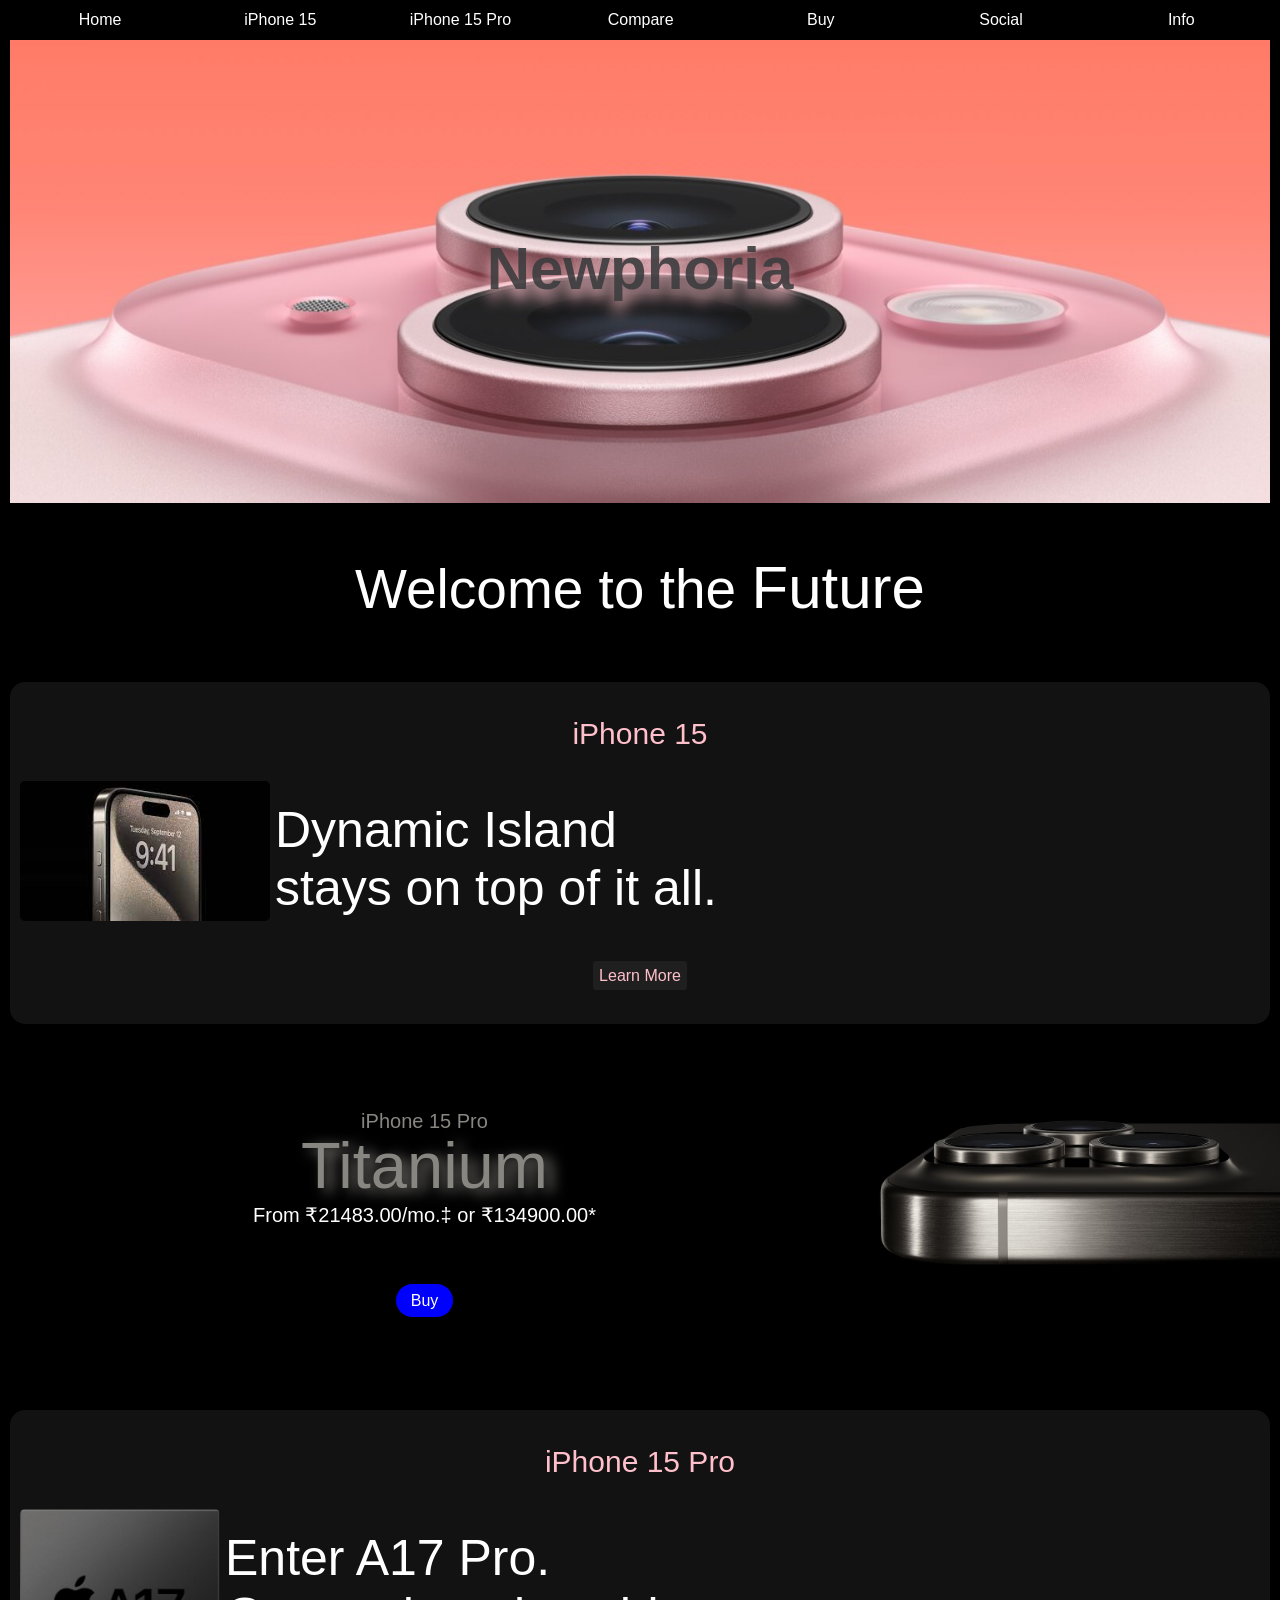
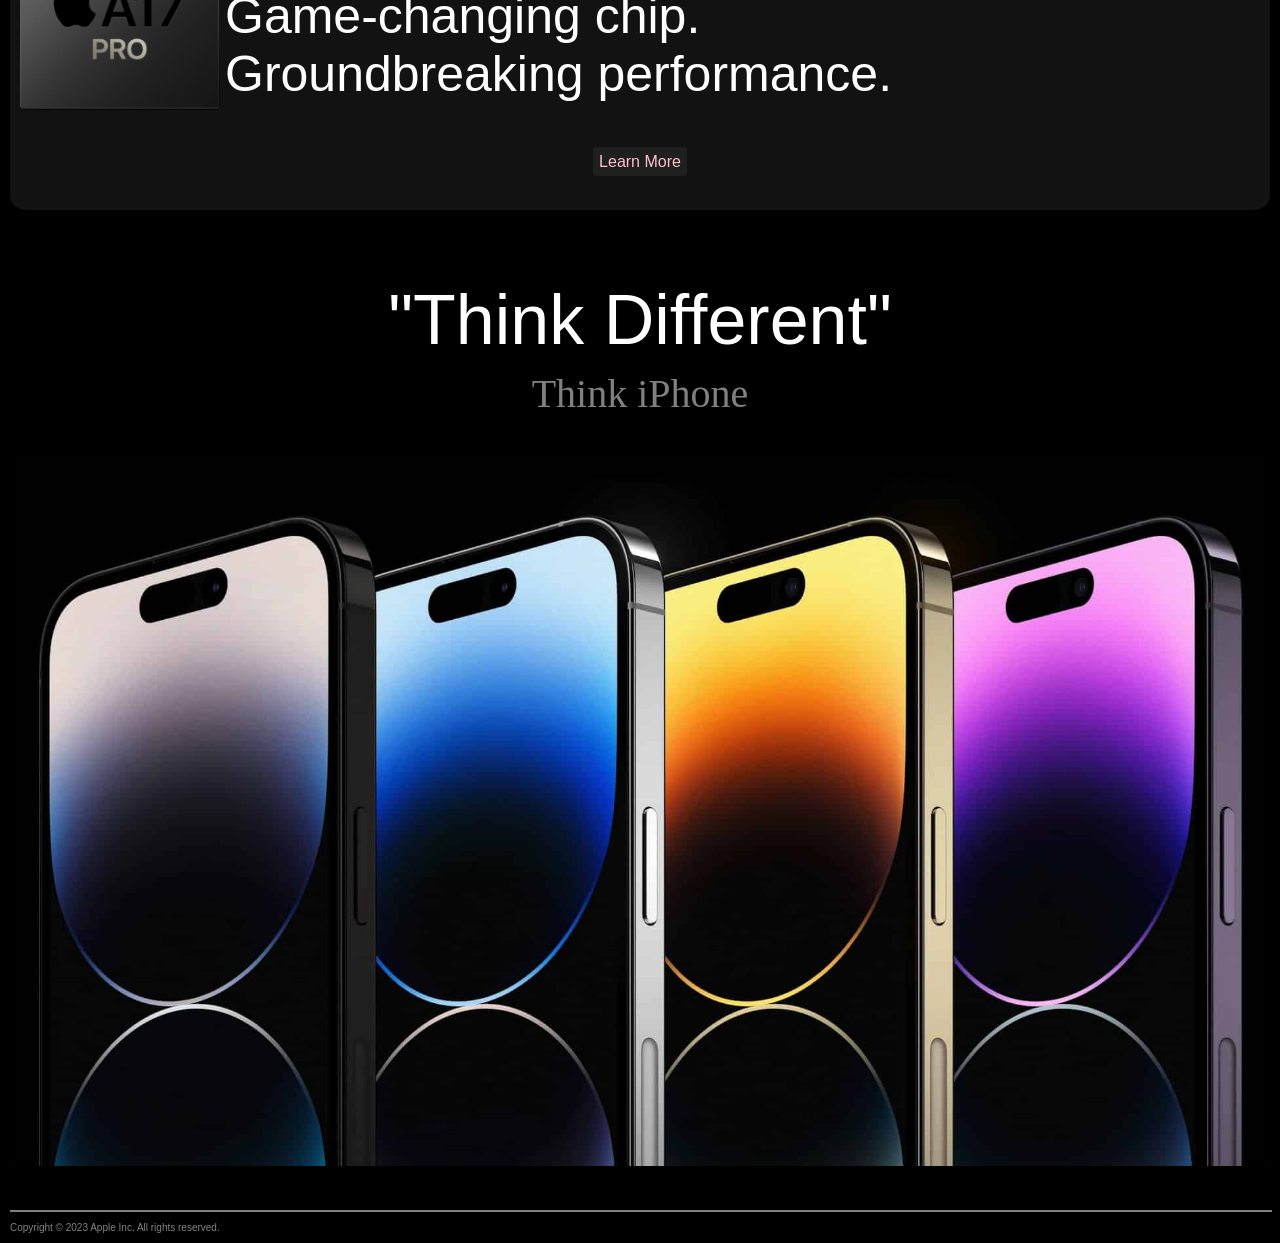
<file: index.html>
<html>
<head><link rel="stylesheet" href="apple.css">
<link rel="icon" type="image/x-icon" href="apple.svg">
<title>Apple(ICT)</title>
<script src="apple.js"></script>
<style>

</style>
</head>
<body id="start">

<ul>
<li><a class="nav" href="#start">Home</a></li>
<li><a class="nav" href="iphone15.html"><nobr>iPhone 15</nobr></a></li>
<li><a class="nav" href="iphone15pro.html"><nobr>iPhone 15 Pro</nobr></a></li>
<li><a class="nav" href="compare.html">Compare</a></li>
<li><a class="nav" href="buy.html">Buy</a></li>
<li><a class="nav" href="social.html">Social</a></li>
<li><a class="nav" href="info.html">Info</a></li>
</ul>

<h1 class="head1">Newphoria</h1>
<p class="p1">Welcome to the <span class="design fut">Future</span></p>
<div class="first" id="15">
<p style="font-size:30px;font-family:helvetica;text-align:center;color:pink">iPhone 15</p>
<p id="desc">
<img src="dynamic.jpeg" width="20%" style="align:center;float:left;margin-left:5px;margin-right:5px;border-radius:5px;">
<p class="des">Dynamic Island<br>
stays on top of it all.<br></p>
<center><a class="buy" href="iphone15.html">Learn More</a></center><br>
</p>
</div>
<div class="idk">
<br>
<img src="titanium.avif" class="ak">
<br>
<p class="les">iPhone 15 Pro</p>
<p class="titanium">Titanium<br><span class="titan">From ₹21483.00/mo.‡ or ₹134900.00*</span>
</p>
<p class="mid"><a class="buy titani" href="buy.html">Buy</a></p>
</div>
<div class="first" id="15pro">
<p style="font-size:30px;font-family:helvetica;text-align:center;color:pink">iPhone 15 Pro</p>
<p id="desc">
<img src="chip.png" width="16%" style="align:center;float:left;margin-left:5px;margin-right:5px;border-radius:5px;">
<p class="des">Enter A17 Pro.<br>
Game-changing chip.<br>
Groundbreaking performance.</p>
<center><a class="buy" href="buy.html">Learn More</a></center><br>
</p>
</div>
<div id="end">
<p id="diff">"Think Different"</p>
<p id="diff1">Think iPhone</p>
<img class="bruh"src="lineup.jpeg" width="1300px">
</div>

<br><br>
<hr color="gray" width="100%"/>
<p class="endcredit">Copyright &copy 2023 Apple Inc. All rights reserved.</p>
</body>
</html>
</file>
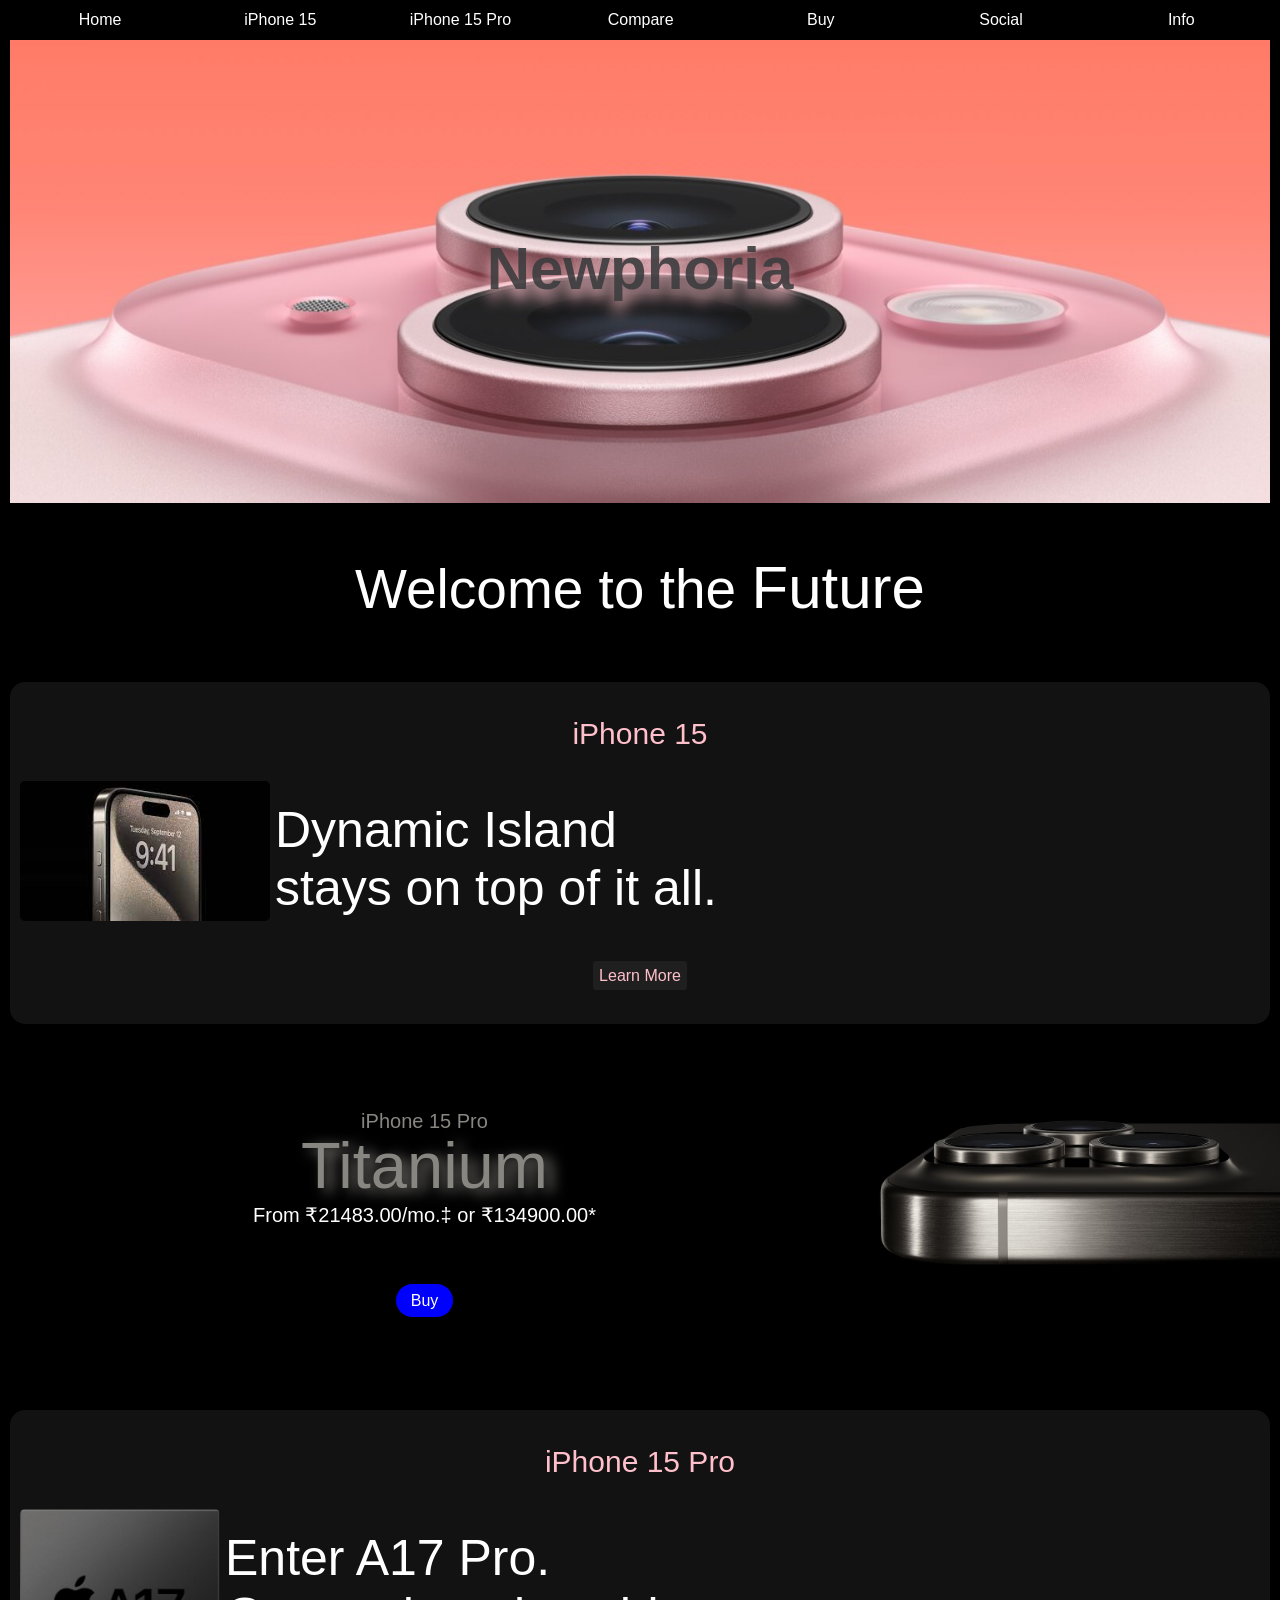
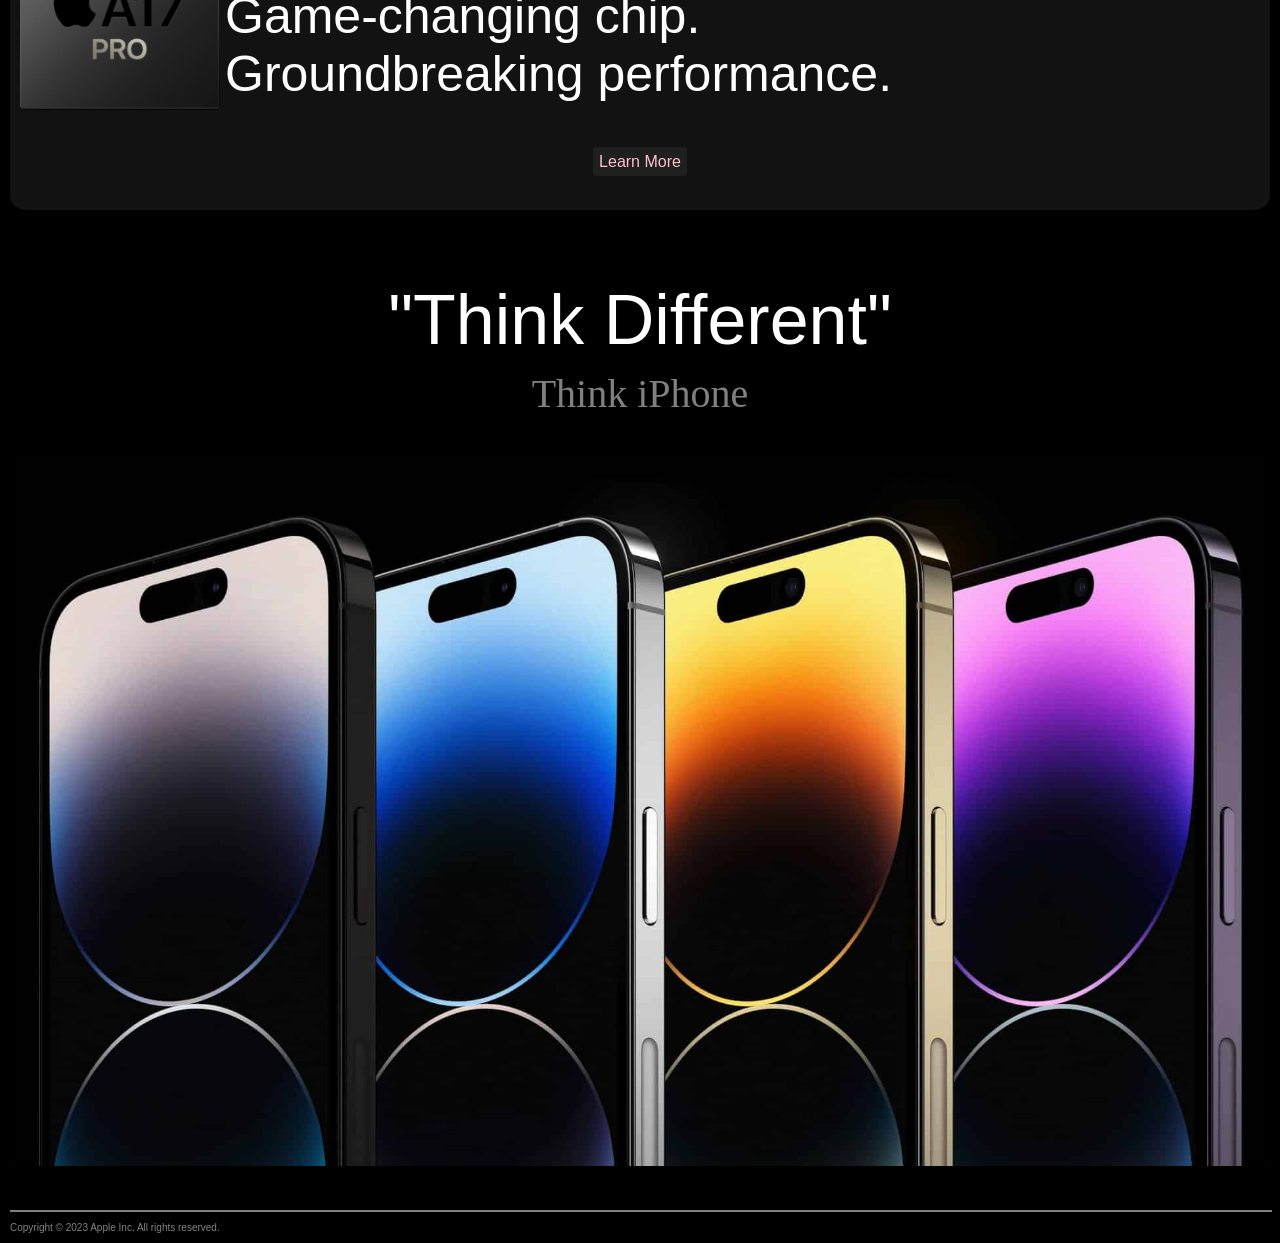
<file: apple.html>
<html>
<head><link rel="stylesheet" href="apple.css">
<link rel="icon" type="image/x-icon" href="apple.svg">
<title>Apple(ICT)</title>
<script src="apple.js"></script>
<style>

</style>
</head>
<body id="start">

<ul>
<li><a class="nav" href="#start">Home</a></li>
<li><a class="nav" href="iphone15.html"><nobr>iPhone 15</nobr></a></li>
<li><a class="nav" href="iphone15pro.html"><nobr>iPhone 15 Pro</nobr></a></li>
<li><a class="nav" href="compare.html">Compare</a></li>
<li><a class="nav" href="buy.html">Buy</a></li>
<li><a class="nav" href="social.html">Social</a></li>
<li><a class="nav" href="info.html">Info</a></li>
</ul>

<h1 class="head1">Newphoria</h1>
<p class="p1">Welcome to the <span class="design fut">Future</span></p>
<div class="first" id="15">
<p style="font-size:30px;font-family:helvetica;text-align:center;color:pink">iPhone 15</p>
<p id="desc">
<img src="dynamic.jpeg" width="20%" style="align:center;float:left;margin-left:5px;margin-right:5px;border-radius:5px;">
<p class="des">Dynamic Island<br>
stays on top of it all.<br></p>
<center><a class="buy" href="iphone15.html">Learn More</a></center><br>
</p>
</div>
<div class="idk">
<br>
<img src="titanium.avif" class="ak">
<br>
<p class="les">iPhone 15 Pro</p>
<p class="titanium">Titanium<br><span class="titan">From ₹21483.00/mo.‡ or ₹134900.00*</span>
</p>
<p class="mid"><a class="buy titani" href="buy.html">Buy</a></p>
</div>
<div class="first" id="15pro">
<p style="font-size:30px;font-family:helvetica;text-align:center;color:pink">iPhone 15 Pro</p>
<p id="desc">
<img src="chip.png" width="16%" style="align:center;float:left;margin-left:5px;margin-right:5px;border-radius:5px;">
<p class="des">Enter A17 Pro.<br>
Game-changing chip.<br>
Groundbreaking performance.</p>
<center><a class="buy" href="buy.html">Learn More</a></center><br>
</p>
</div>
<div id="end">
<p id="diff">"Think Different"</p>
<p id="diff1">Think iPhone</p>
<img class="bruh"src="lineup.jpeg" width="1300px">
</div>

<br><br>
<hr color="gray" width="100%"/>
<p class="endcredit">Copyright &copy 2023 Apple Inc. All rights reserved.</p>
</body>
</html>
</file>
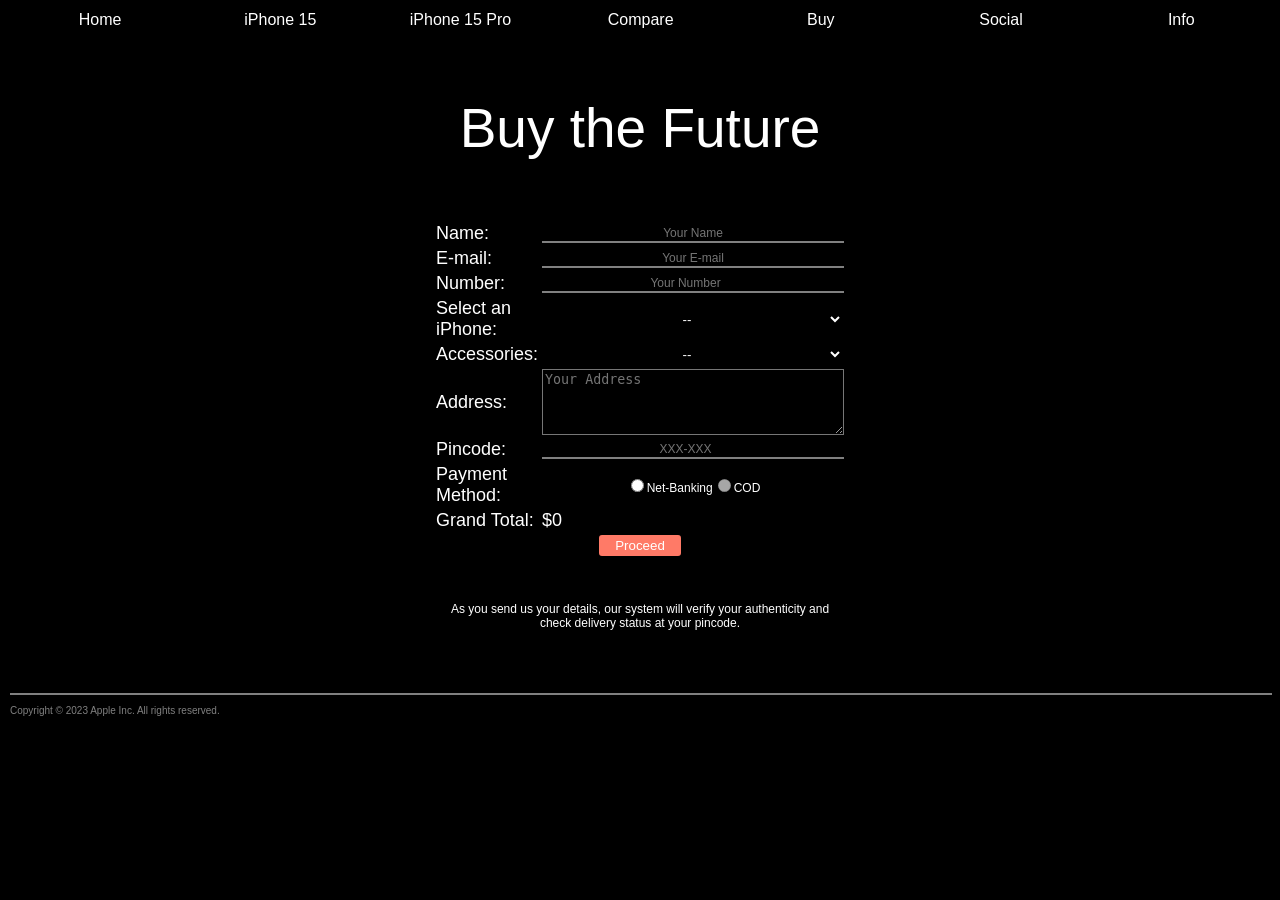
<file: buy.html>
<html>
<head>
<link rel="stylesheet" href="apple.css">
<title>Apple(ICT) | Buy</title>
<script src="apple.js"></script>

<style>
body{
	color:white;
}

table{
	width:30%;
	margin-left:auto;
	margin-right:auto;
}
label{
	font-size:18px;
	font-family:helvetica;
}
input{
	background-color:transparent;
	border-bottom:2px solid gray;
	border-top:0px;
	border-left:0px;
	border-right:0px;
	color:white;
	width:100%;
	height:auto;
}
input[placeholder]{
	text-align:center;
	font-size:12px;
	
}
select{
	text-align:center;
	width:100%;

	background-color:transparent;
	border-color:transparent;
	color:white;
}
option{
	background-color:black;
	color:white;
	border-color:black;
}
optgroup{
	background-color:rgb(60,60,60);
	color:rgba(255,122,103,1);
}
input[type=radio]{
	width:auto;
	height:auto;
}

input[type=submit]{
	width:20%;
	height:auto;
	border:2px solid rgba(255,122,103,1);
	border-radius:3px;
	background-color:rgba(255,122,103,1);
	color:white;
}
textarea{
	background-color:transparent;
	color:white;
}
input[type=submit]:hover{
	animation-name:sub;
	animation-duration:0.3s;
	animation-fill-mode:forwards;
}
td.cent{
	text-align:center
}
#total{
	font-family:helvetica;
	font-size:18px;
}
@keyframes sub{
	0%{
	border-radius:3px;
	padding:1px;
	}
	20%{
	border-radius:4px;
	padding:1px;
	text-shadow:white 0px 0px 1px;
	}
	40%{
	border-radius:4px;
	padding:2px;
	text-shadow:white 0px 0px 1px;
	}
	60%{
	border-radius:5px;
	padding:2px;
	text-shadow:white 0px 0px 3px;
	}
	80%{
	border-radius:5px;
	padding:2px;
	text-shadow:white 0px 0px 4px;
	}
	100%{
	border-radius:6px;
	padding:3px;
	text-shadow:white 0px 1px 5px;
	}
}
</style>

</head>

<body id="buy" onchange="ttl()">

<ul>
<li><a class="nav" href="index.html">Home</a></li>
<li><a class="nav" href="iphone15.html"><nobr>iPhone 15</nobr></a></li>
<li><a class="nav" href="iphone15pro.html"><nobr>iPhone 15 Pro</nobr></a></li>
<li><a class="nav" href="compare.html">Compare</a></li>
<li><a class="nav" href="#buy">Buy</a></li>
<li><a class="nav" href="social.html">Social</a></li>
<li><a class="nav" href="info.html">Info</a></li>
</ul>
<br><br>
<p class="p1">Buy the Future</p>
<form action="payment.html">

<table>

<tr>
<td><label for="name">Name:</label></td>
<td><input type="text" title="Enter your name"id="name" placeholder="Your Name"required></td>
</tr>

<tr>
<td><label for="mail">E-mail:</label></td>
<td><input type="email" title="Enter your mail"id="mail" placeholder="Your E-mail" required></td>	
</tr>

<tr>
<td><label for="num">Number:</label></td>
<td><input type="number" title="Enter your number" id="num" placeholder="Your Number" required></td>	
</tr>

<tr>
<td><label for="iphone">Select an iPhone:</label></td>
<td class="cent">
<select id="iphone" name="iphone" title="Select an iPhone"required>
<option value=0 selected>--</option>
<optgroup label="iPhone 15">
<option value=1199>iPhone 15 Pro Max - $1,199</option>
<option value=999>iPhone 15 Pro - $999</option>
<option value=899>iPhone 15 Plus - $899</option>
<option value=799>iPhone 15 - $799</option>
</optgroup>
<optgroup label="iPhone 14">
<option value=1099>iPhone 14 Pro Max - $1,099</option>
<option value=899>iPhone 14 Pro - $899</option>
<option value=799>iPhone 14 Plus - $799</option>
<option value=699>iPhone 14 - $699</option>
</optgroup>
</select>
</td>
</tr>

<tr>
<td><label for="acc">Accessories:</label></td>
<td class="cent">
<select id="acc" name="Accessories" title="Select Accessories">
<option value=0 selected>--</option>
<option value=19.99>20W Power Adapter-$19.99</option>
<option value=60.99>Airpods Pro-$60.99</option>
<option value=9.89>USB Type-C Cable-$9.89</option>
<option value=59.99>MagSafe Charger-$59.99</option>
</select>
</td>
</tr>
<tr>
<td><label for="add">Address:</label></td>
<td><textarea id="add" rows="4" cols="35" title="Enter your address" placeholder="Your Address" required></textarea></td>
</tr>

<tr>
<td><label for="pin">Pincode:</label></td>
<td><input type="number" pattern="(?=.*\d).{,6}"title="Enter your Pincode" placeholder="XXX-XXX" required></td>
</tr>

<tr>
<td><label for="pay">Payment Method:</label></td>
<td class="cent"><input type="radio" name="pay" required><label style="font-size:12px;" for="pay">Net-Banking</label><input type="radio" title="Not available for online deliveries"name="pay" disabled><label style="font-size:12px;" for="pay" disabled>COD</label></td>	
</tr>

<tr>
<td><label>Grand Total:</label></td>
<td><p id="total">$0</p></td>
</tr>

<tr>
<td class="cent" colspan="2"><input type="submit" formaction="payment.html" onclick="output()" value="Proceed"></td>
</tr>

<tr><td><br><br></td></tr>
<tr>

<tfoot>
<td colspan="2" class="mid" style="font-family:helvetica;font-size:12px;">As you send us your details, our system will verify your authenticity and check delivery status at your pincode.</td>
</tfoot>
</table>
</form>

<br><br>
<hr color="gray" width="100%"/>
<p class="endcredit">Copyright &copy 2023 Apple Inc. All rights reserved.</p>
</body>
</html>
</file>
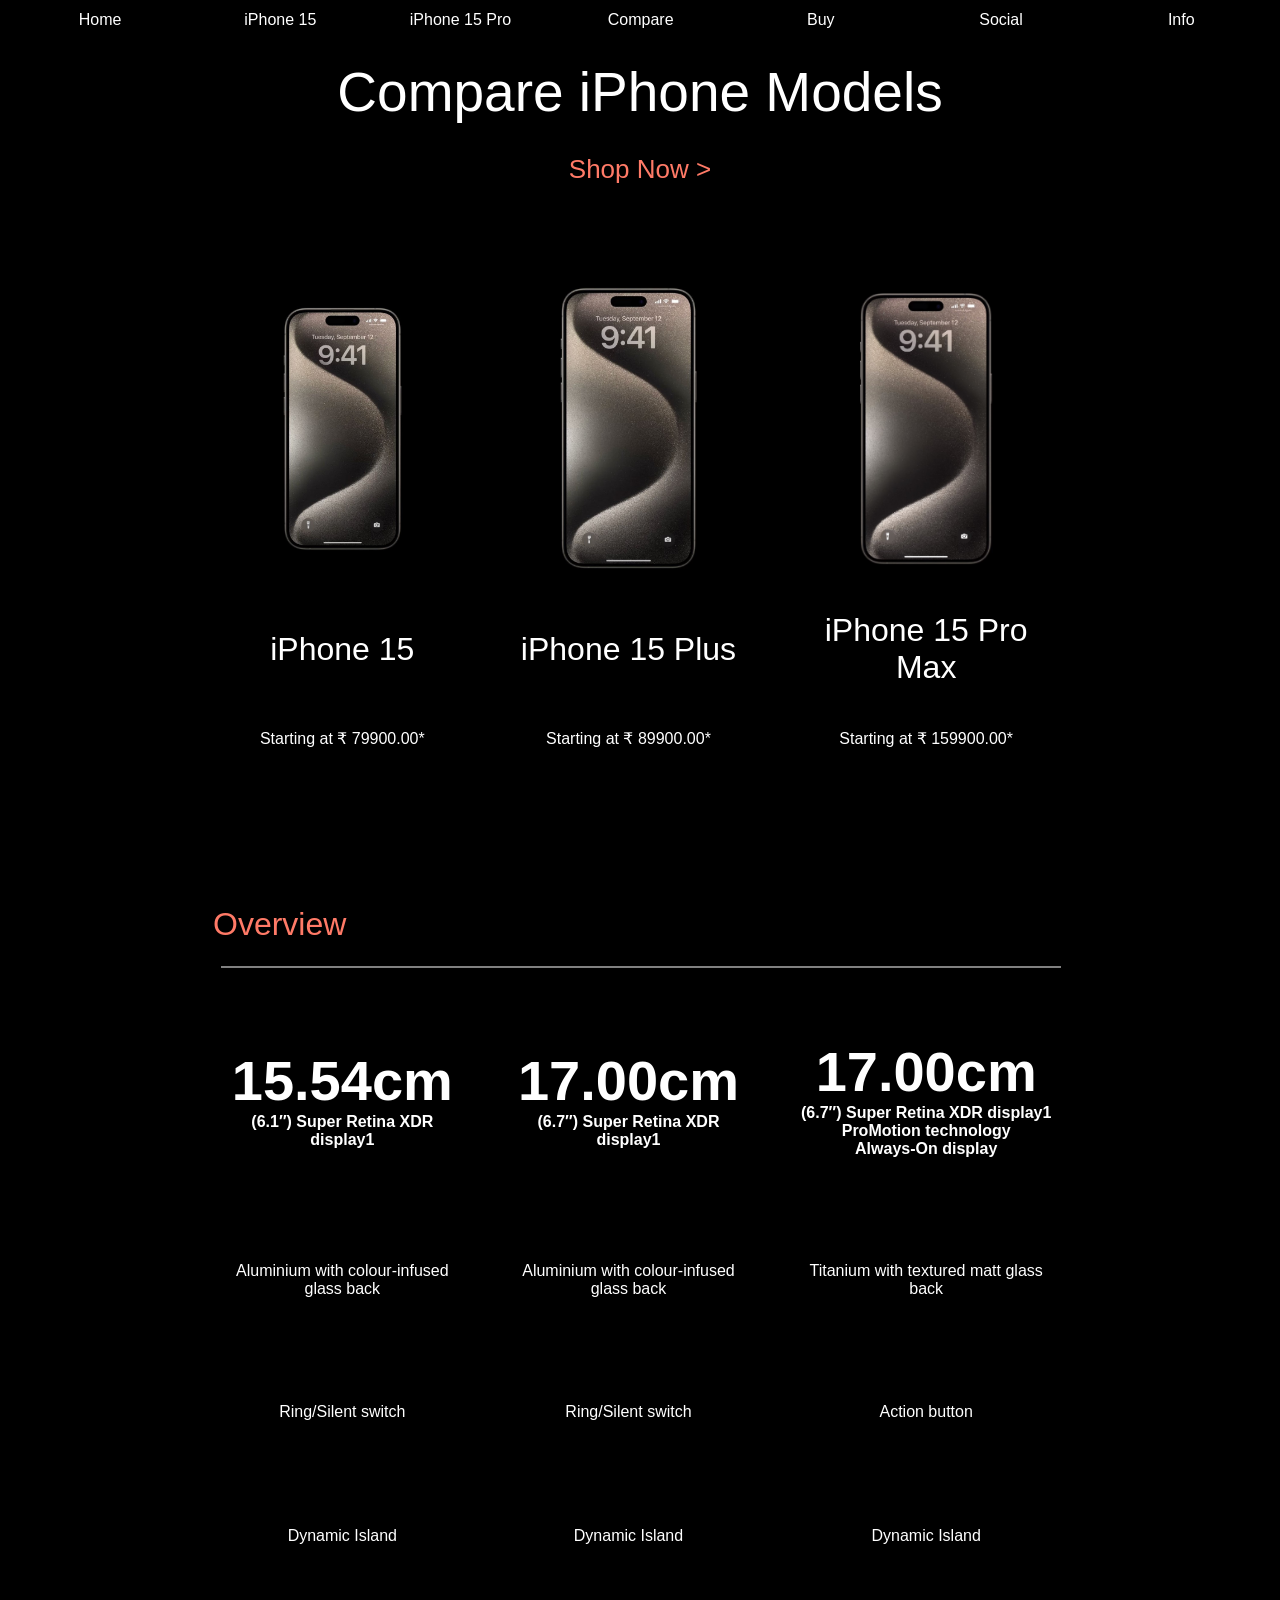
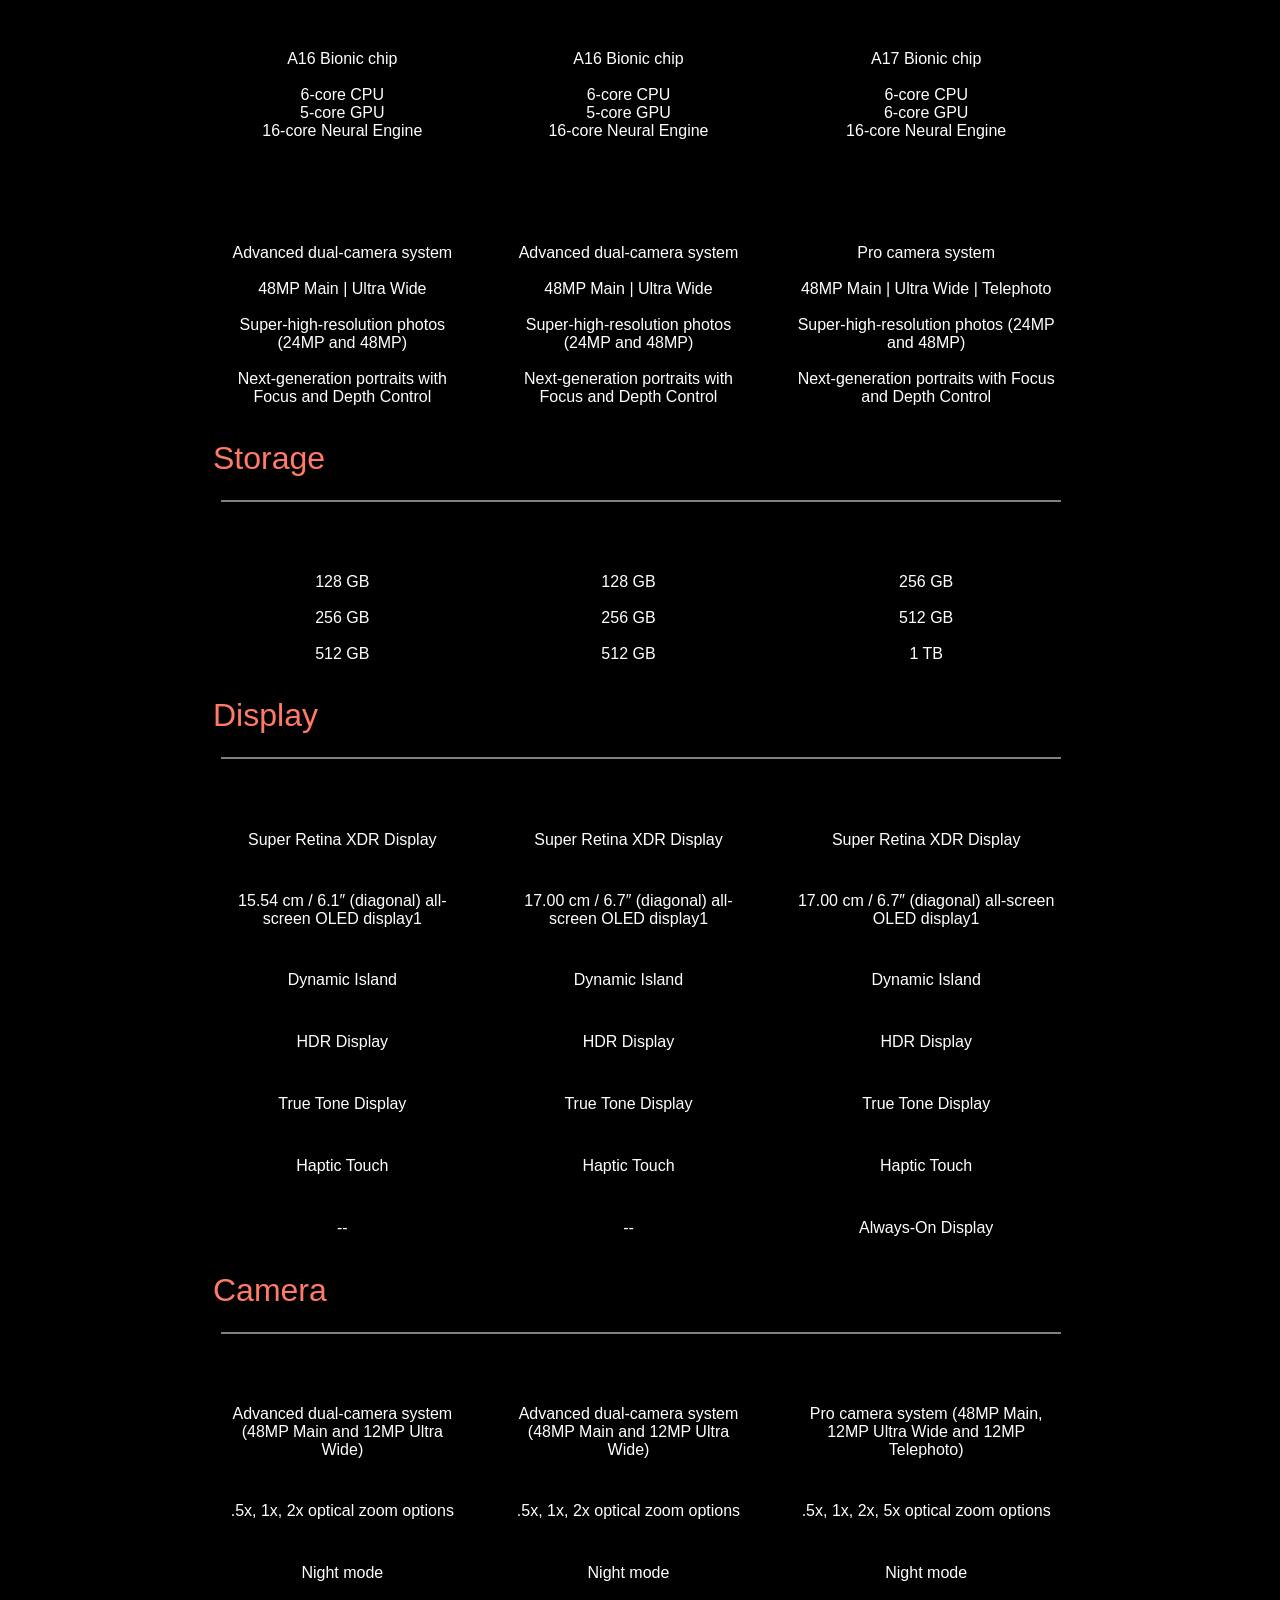
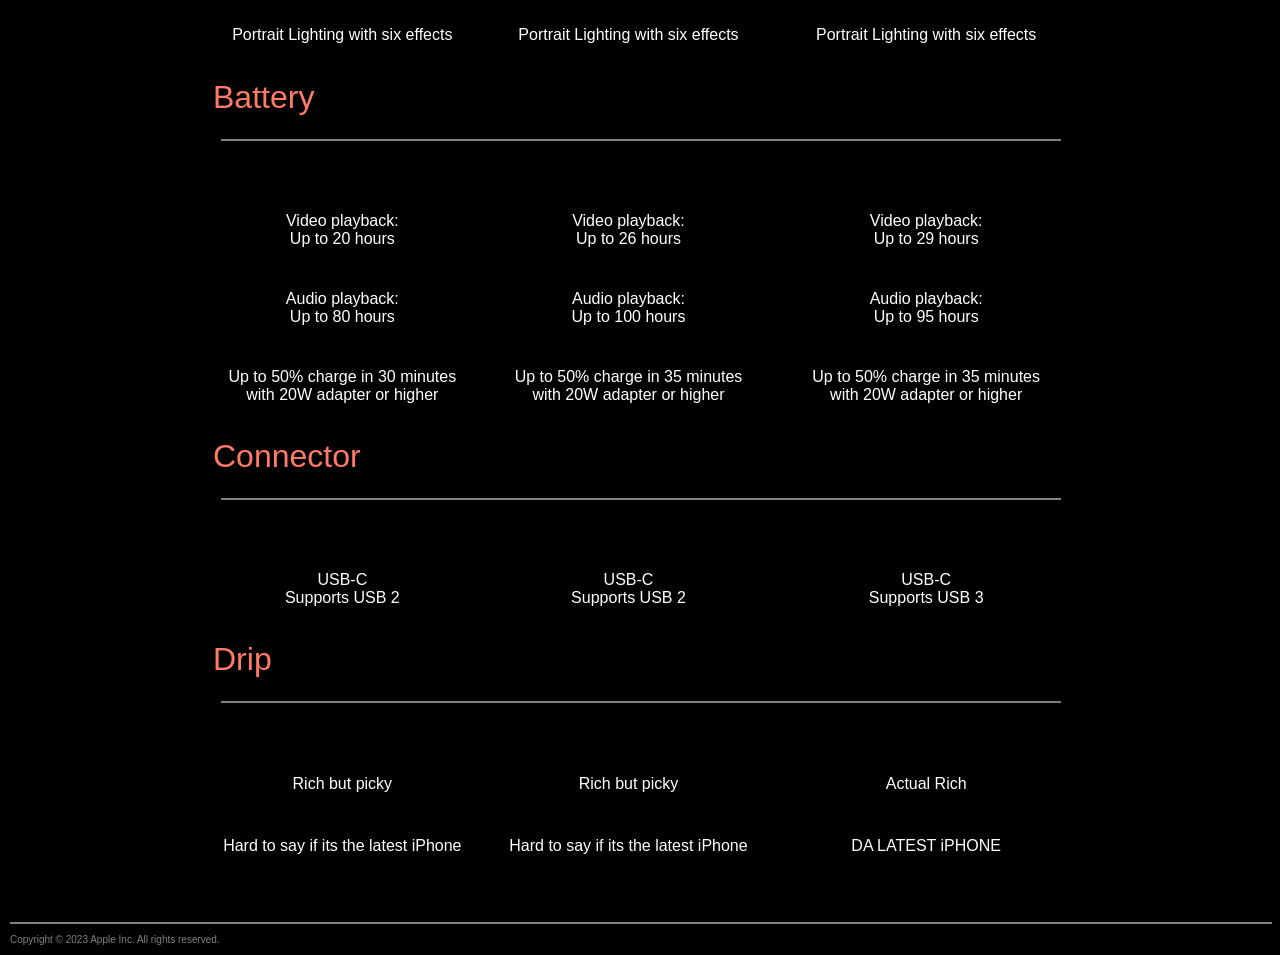
<file: compare.html>
<html>
<head>
<link rel="stylesheet" href="apple.css">
<title>Apple(ICT) | Compare</title>
<script src="apple.js"></script>
<style>
table{
	width:70%;
}
tr{
	height:60px;
}
td{
	padding:20px;
}
</style>
</head>
<body id="compare">
<ul>
<li><a class="nav" href="index.html">Home</a></li>
<li><a class="nav" href="iphone15.html"><nobr>iPhone 15</nobr></a></li>
<li><a class="nav" href="iphone15pro.html"><nobr>iPhone 15 Pro</nobr></a></li>
<li><a class="nav" href="#compare">Compare</a></li>
<li><a class="nav" href="buy.html">Buy</a></li>
<li><a class="nav" href="social.html">Social</a></li>
<li><a class="nav" href="info.html">Info</a></li>
</ul>
<p class="p1">Compare iPhone Models</p>
<span class="shop"><a style="text-decoration:none;color:rgba(255,122,103,1);"href="buy.html">Shop Now ></a></span>
<table id="compare">
<tr>
<td class="comrow"><img src="comp1.jpg" width="50%" height="50%"></td>
<td class="comrow"><img src="comp2.jpg" width="56%" height="56%"></td>
<td class="comrow"><img src="15promax.jpg" width="50%" height="50%"></td>
</tr>
<tr class="compmed">
<td>iPhone 15</td>
<td>iPhone 15 Plus</td>
<td>iPhone 15 Pro Max</td>
</tr>
<tr class="compsmall">
<td>Starting at	&#8377 79900.00*</td>
<td>Starting at &#8377 89900.00*</td>
<td>Starting at	&#8377 159900.00*</td>
</tr>
<tr></tr>
<tr></tr>
<tr class="compsmall">
<td style="float:left;font-size:32px;padding:12px;color:rgba(255,122,103,1);">Overview</td>
<td></td>
<td></td>
</tr>
<tr>
<td colspan="3"><hr style="margin-top:-21px;"width="100%" color="gray"/></td>
</tr>

<tr class="compbig">
<td>15.54cm<br><span class="compsmall">(6.1″) Super Retina XDR display1</span></td>
<td>17.00cm<br><span class="compsmall">(6.7″) Super Retina XDR display1</span></td>
<td>17.00cm<br><span class="compsmall">(6.7″) Super Retina XDR display1<br>ProMotion technology<br>Always-On display</span></td>
</tr>
<tr></tr>
<tr class="compsmall">
<td>Aluminium with colour-infused glass back</td>
<td>Aluminium with colour-infused glass back</td>
<td>Titanium with textured matt glass back</td>
</tr>
<tr></tr>
<tr class="compsmall">
<td>Ring/Silent switch</td>
<td>Ring/Silent switch</td>
<td>Action button</td>
</tr>
<tr></tr>
<tr class="compsmall">
<td>Dynamic Island</td>
<td>Dynamic Island</td>
<td>Dynamic Island</td>
</tr>
<tr></tr>
<tr class="compsmall">
<td>A16 Bionic chip<br><br>6-core CPU<br>5-core GPU<br>16-core Neural Engine</td>
<td>A16 Bionic chip<br><br>6-core CPU<br>5-core GPU<br>16-core Neural Engine</td>
<td>A17 Bionic chip<br><br>6-core CPU<br>6-core GPU<br>16-core Neural Engine</td>
</tr>
<tr></tr>
<tr class="compsmall">
<td>Advanced dual-camera system<br><br>48MP Main | Ultra Wide<br><br>Super-high-resolution photos (24MP and 48MP)<br><br>Next-generation portraits with Focus and Depth Control</td>
<td>Advanced dual-camera system<br><BR>48MP Main | Ultra Wide<BR><BR>Super-high-resolution photos (24MP and 48MP)<BR><BR>Next-generation portraits with Focus and Depth Control</td>
<td>Pro camera system<BR><BR>48MP Main | Ultra Wide | Telephoto<BR><BR>Super-high-resolution photos (24MP and 48MP)<BR><BR>Next-generation portraits with Focus and Depth Control</td>
</tr>
<tr class="compsmall">
<td style="float:left;font-size:32px;padding:12px;color:rgba(255,122,103,1);">Storage</td>
<td></td>
<td></td>
</tr>
<tr>
<td colspan="3"><hr style="margin-top:-21px;"width="100%" color="gray"/></td>
</tr>
<tr class="compsmall">
<td>128 GB<br><br>256 GB<br><br>512 GB</td>
<td>128 GB<br><br>256 GB<br><br>512 GB</td>
<td>256 GB<br><br>512 GB<br><br>1 TB</td>
</tr>
<tr class="compsmall">
<td style="float:left;font-size:32px;padding:12px;color:rgba(255,122,103,1);">Display</td>
<td></td>
<td></td>
</tr>
<tr>
<td colspan="3"><hr style="margin-top:-21px;"width="100%" color="gray"/></td>
</tr>
<tr class="compsmall">
<td>Super Retina XDR Display</td>
<td>Super Retina XDR Display</td>
<td>Super Retina XDR Display</td>
</tr>
<tr class="compsmall">
<td>15.54 cm / 6.1″ (diagonal) all-screen OLED display1</td>
<td>17.00 cm / 6.7″ (diagonal) all-screen OLED display1</td>
<td>17.00 cm / 6.7″ (diagonal) all-screen OLED display1</td>
</tr>
<tr class="compsmall">
<td>Dynamic Island</td>
<td>Dynamic Island</td>
<td>Dynamic Island</td>
</tr>
<tr class="compsmall">
<td>HDR Display</td>
<td>HDR Display</td>
<td>HDR Display</td>
</tr>
<tr class="compsmall">
<td>True Tone Display</td>
<td>True Tone Display</td>
<td>True Tone Display</td>
</tr>
<tr class="compsmall">
<td>Haptic Touch</td>
<td>Haptic Touch</td>
<td>Haptic Touch</td>
</tr>
<tr class="compsmall">
<td>--</td>
<td>--</td>
<td>Always-On Display</td>
</tr>
<tr class="compsmall">
<td style="float:left;font-size:32px;padding:12px;color:rgba(255,122,103,1);">Camera</td>
<td></td>
<td></td>
</tr>
<tr>
<td colspan="3"><hr style="margin-top:-21px;"width="100%" color="gray"/></td>
</tr>
<tr class="compsmall">
<td>Advanced dual-camera system<br>(48MP Main and 12MP Ultra Wide)</td>
<td>Advanced dual-camera system<br>(48MP Main and 12MP Ultra Wide)</td>
<td>Pro camera system (48MP Main, <br>12MP Ultra Wide and 12MP Telephoto)</td>
</tr>
<tr class="compsmall">
<td>.5x, 1x, 2x optical zoom options</td>
<td>.5x, 1x, 2x optical zoom options</td>
<td>.5x, 1x, 2x, 5x optical zoom options</td>
</tr>
<tr class="compsmall">
<td>Night mode</td>
<td>Night mode</td>
<td>Night mode</td>
</tr>
<tr class="compsmall">
<td>Portrait Lighting with six effects</td>
<td>Portrait Lighting with six effects</td>
<td>Portrait Lighting with six effects</td>
</tr>
<tr class="compsmall">
<td style="float:left;font-size:32px;padding:12px;color:rgba(255,122,103,1);">Battery</td>
<td></td>
<td></td>
</tr>
<tr>
<td colspan="3"><hr style="margin-top:-21px;"width="100%" color="gray"/></td>
</tr>
<tr class="compsmall">
<td>Video playback:<br>Up to 20 hours</td>
<td>Video playback:<br>Up to 26 hours</td>
<td>Video playback:<br>Up to 29 hours</td>
</tr>
<tr class="compsmall">
<td>Audio playback:<br>Up to 80 hours</td>
<td>Audio playback:<br>Up to 100 hours</td>
<td>Audio playback:<br>Up to 95 hours</td>
</tr>
<tr class="compsmall">
<td>Up to 50% charge in 30 minutes<BR> with 20W adapter or higher</td>
<td>Up to 50% charge in 35 minutes<BR> with 20W adapter or higher</td>
<td>Up to 50% charge in 35 minutes<BR> with 20W adapter or higher</td>
</tr>

<tr class="compsmall">
<td style="float:left;font-size:32px;padding:12px;color:rgba(255,122,103,1);">Connector</td>
<td></td>
<td></td>
</tr>
<tr>
<td colspan="3"><hr style="margin-top:-21px;"width="100%" color="gray"/></td>
</tr>
<tr class="compsmall">
<td>USB-C<BR>Supports USB 2</td>
<td>USB-C<BR>Supports USB 2</td>
<td>USB-C<BR>Supports USB 3</td>
</tr>
<tr class="compsmall">
<td style="float:left;font-size:32px;padding:12px;color:rgba(255,122,103,1);">Drip</td>
<td></td>
<td></td>
</tr>
<tr>
<td colspan="3"><hr style="margin-top:-21px;"width="100%" color="gray"/></td>
</tr>
<tr class="compsmall">
<td>Rich but picky</td>
<td>Rich but picky</td>
<td>Actual Rich</td>
</tr>
<tr class="compsmall">
<td>Hard to say if its the latest iPhone</td>
<td>Hard to say if its the latest iPhone</td>
<td>DA LATEST iPHONE</td>
</tr>
</table>
<br><br>
<hr color="gray" width="100%"/>
<p class="endcredit">Copyright &copy 2023 Apple Inc. All rights reserved.</p>
</body>
</html>
</file>
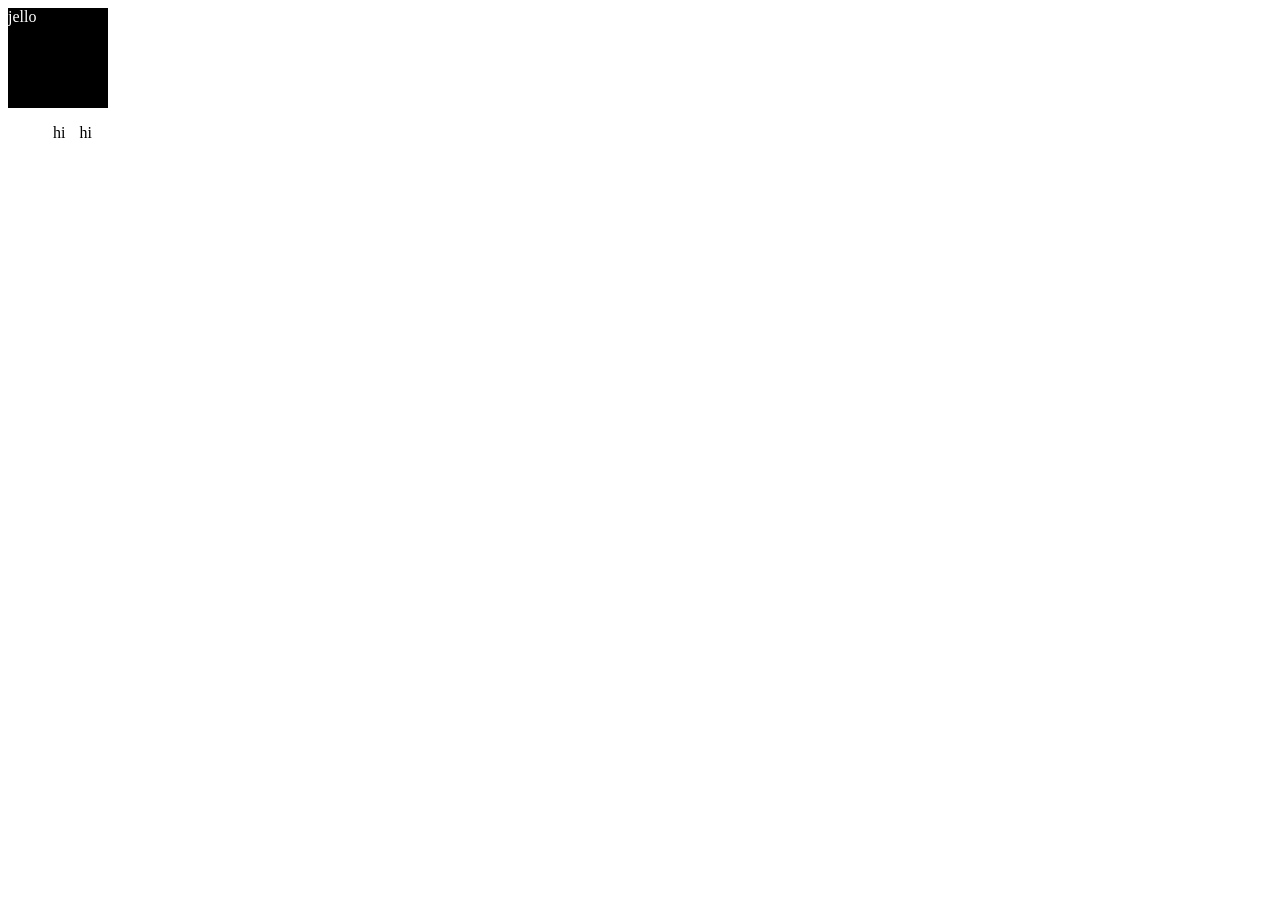
<file: html.html>
<html>
<head>
<style>
p{
	background-color:black;
	width:100px;
	height:100px;
	color:white;

}
p:hover{
	
	animation-name:idk;
	animation-duration: 5s;

}
@keyframes idk{
	0%{
		color:white;
		text-shadow:white 0px 2px 4px;
	}
	50%{
	color:rgba(60,60,60,0.6);
		text-shadow:pink 1px 3px 5px;
		background-color:white;
	}
	100%{
		color:rgba(60,60,60,0.9);
		text-shadow:pink 2px 4px 6px;
		background-color:white;		
	}
}
ul{
	
}
li{
	display:inline;
	padding:5px;
	width:100%;
}
</style>
</head>
<body>
<p>
jello
</p>
<ul>
<li>hi</li>
<li>hi</li>
</ul>
</body>

</html>
</file>
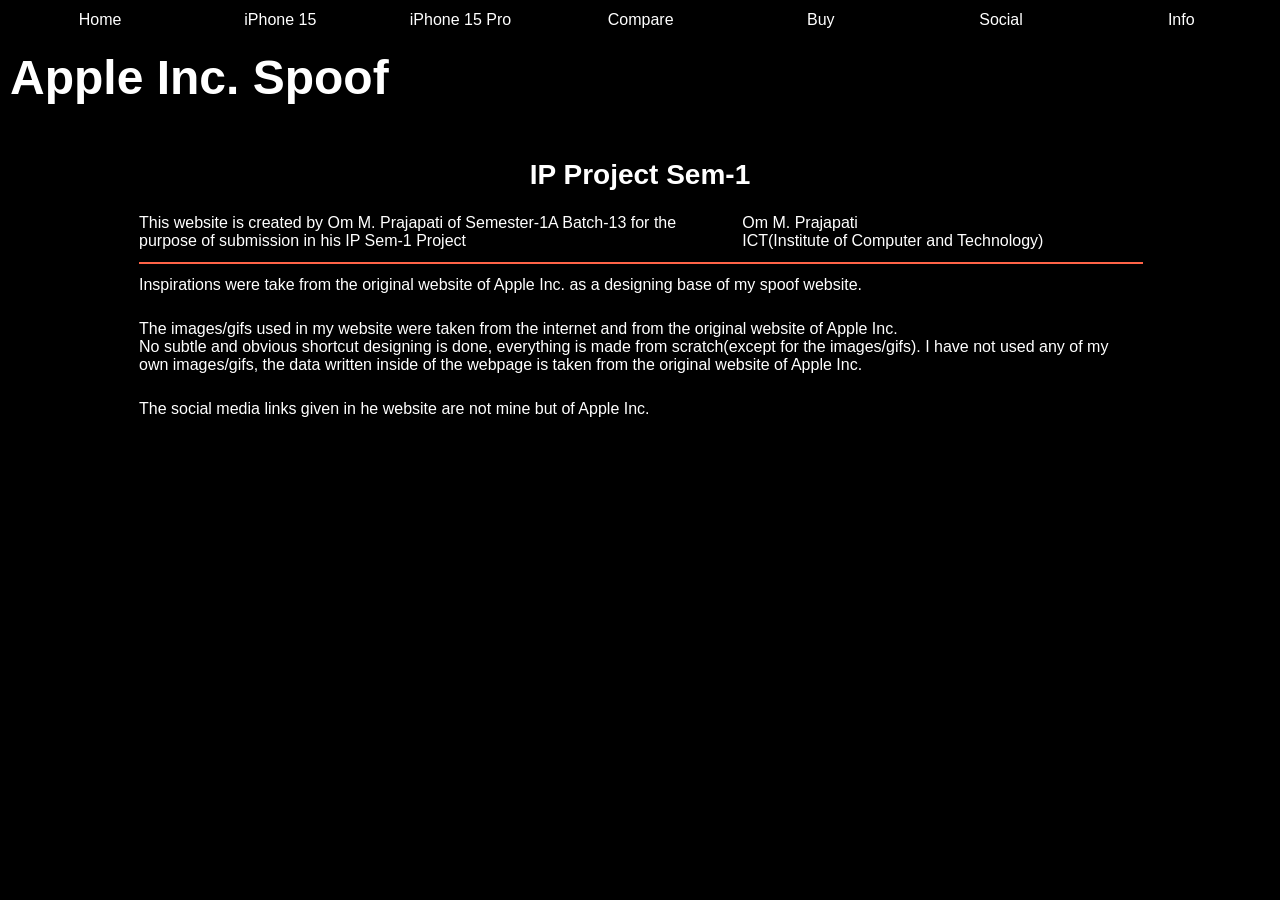
<file: info.html>
<html>
<head>
<link rel="stylesheet" href="apple.css">
<style>
h1{
	margin-top:40px;
	font-family:helvetica;
	font-size:48px;	
}
table{
	width:80%;
	margin-left:auto;
	margin-right:auto;
	font-family:helvetica;
}
th{
	font-size:28px;
	padding:20px;
}
td{
	width:60%;
}
</style>
</head>
<body id="#info">

<ul>
<li><a class="nav" href="index.html">Home</a></li>
<li><a class="nav" href="iphone15.html"><nobr>iPhone 15</nobr></a></li>
<li><a class="nav" href="iphone15pro.html"><nobr>iPhone 15 Pro</nobr></a></li>
<li><a class="nav" href="compare.html">Compare</a></li>
<li><a class="nav" href="buy.html">Buy</a></li>
<li><a class="nav" href="social.html">Social</a></li>
<li><a class="nav" href="#info">Info</a></li>
</ul>

<h1>Apple Inc. Spoof</h1>

<table>
<tr>
<th colspan="2">IP Project Sem-1</th>
</tr>
<tr>
<td>This website is created by Om M. Prajapati of Semester-1A Batch-13 for the purpose of submission in his IP Sem-1 Project</td>
<td>Om M. Prajapati<br>ICT(Institute of Computer and Technology)</td>
</tr>
<tr>
<td colspan="2"><hr color="tomato" size="2" width="100%"/></td>
</tr>
<tr>
<td colspan="2">Inspirations were take from the original website of Apple Inc. as a designing base of my spoof website.</td>
</tr>
<tr><td><br></td></tr>
<tr>
<td colspan="2">The images/gifs used in my website were taken from the internet and from the original website of Apple Inc.<br>
No subtle and obvious shortcut designing is done, everything is made from scratch(except for the images/gifs).
I have not used any of my own images/gifs, the data written inside of the webpage is taken from the original website of Apple Inc.</td>
</tr>
<tr>
<td><br></td>
</tr>
<tr>
<td>The social media links given in he website are not mine but of Apple Inc.</td>
</tr>
</table>
<div>
</div>
</body>
</html>
</file>
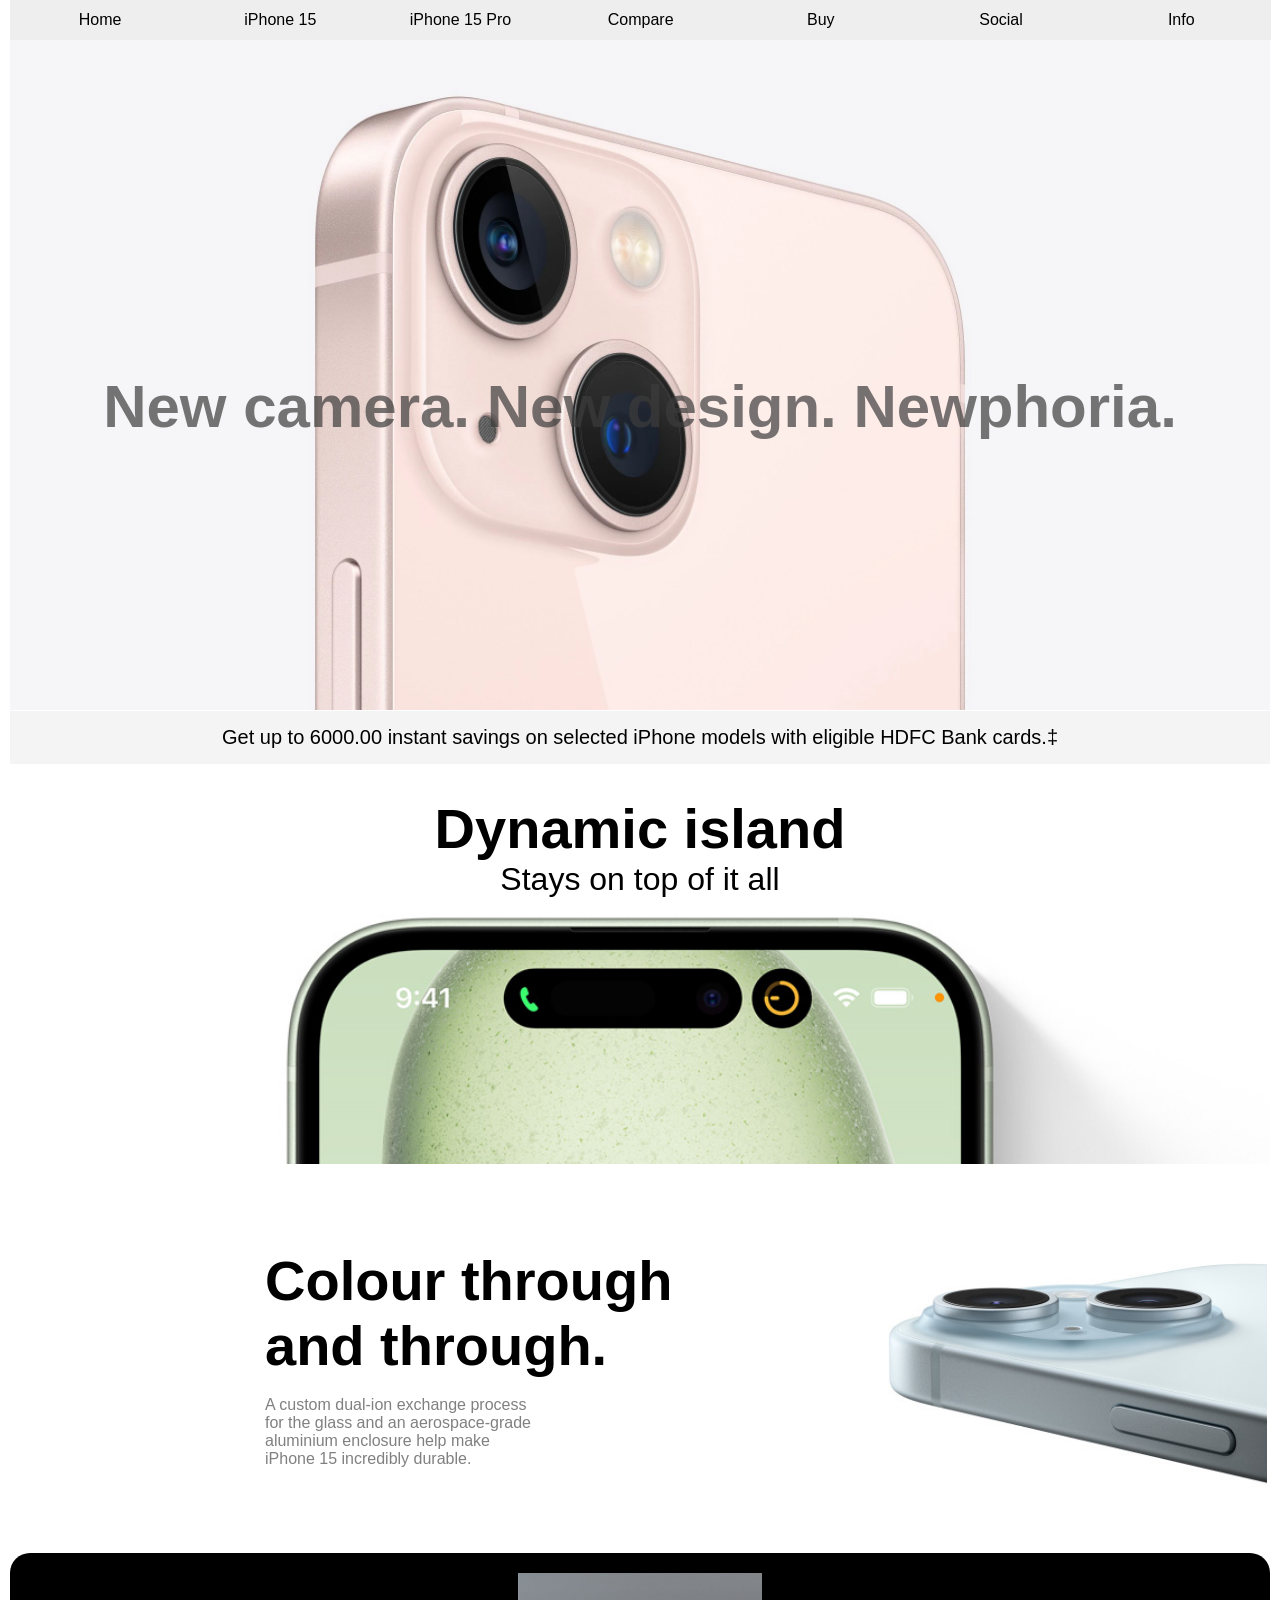
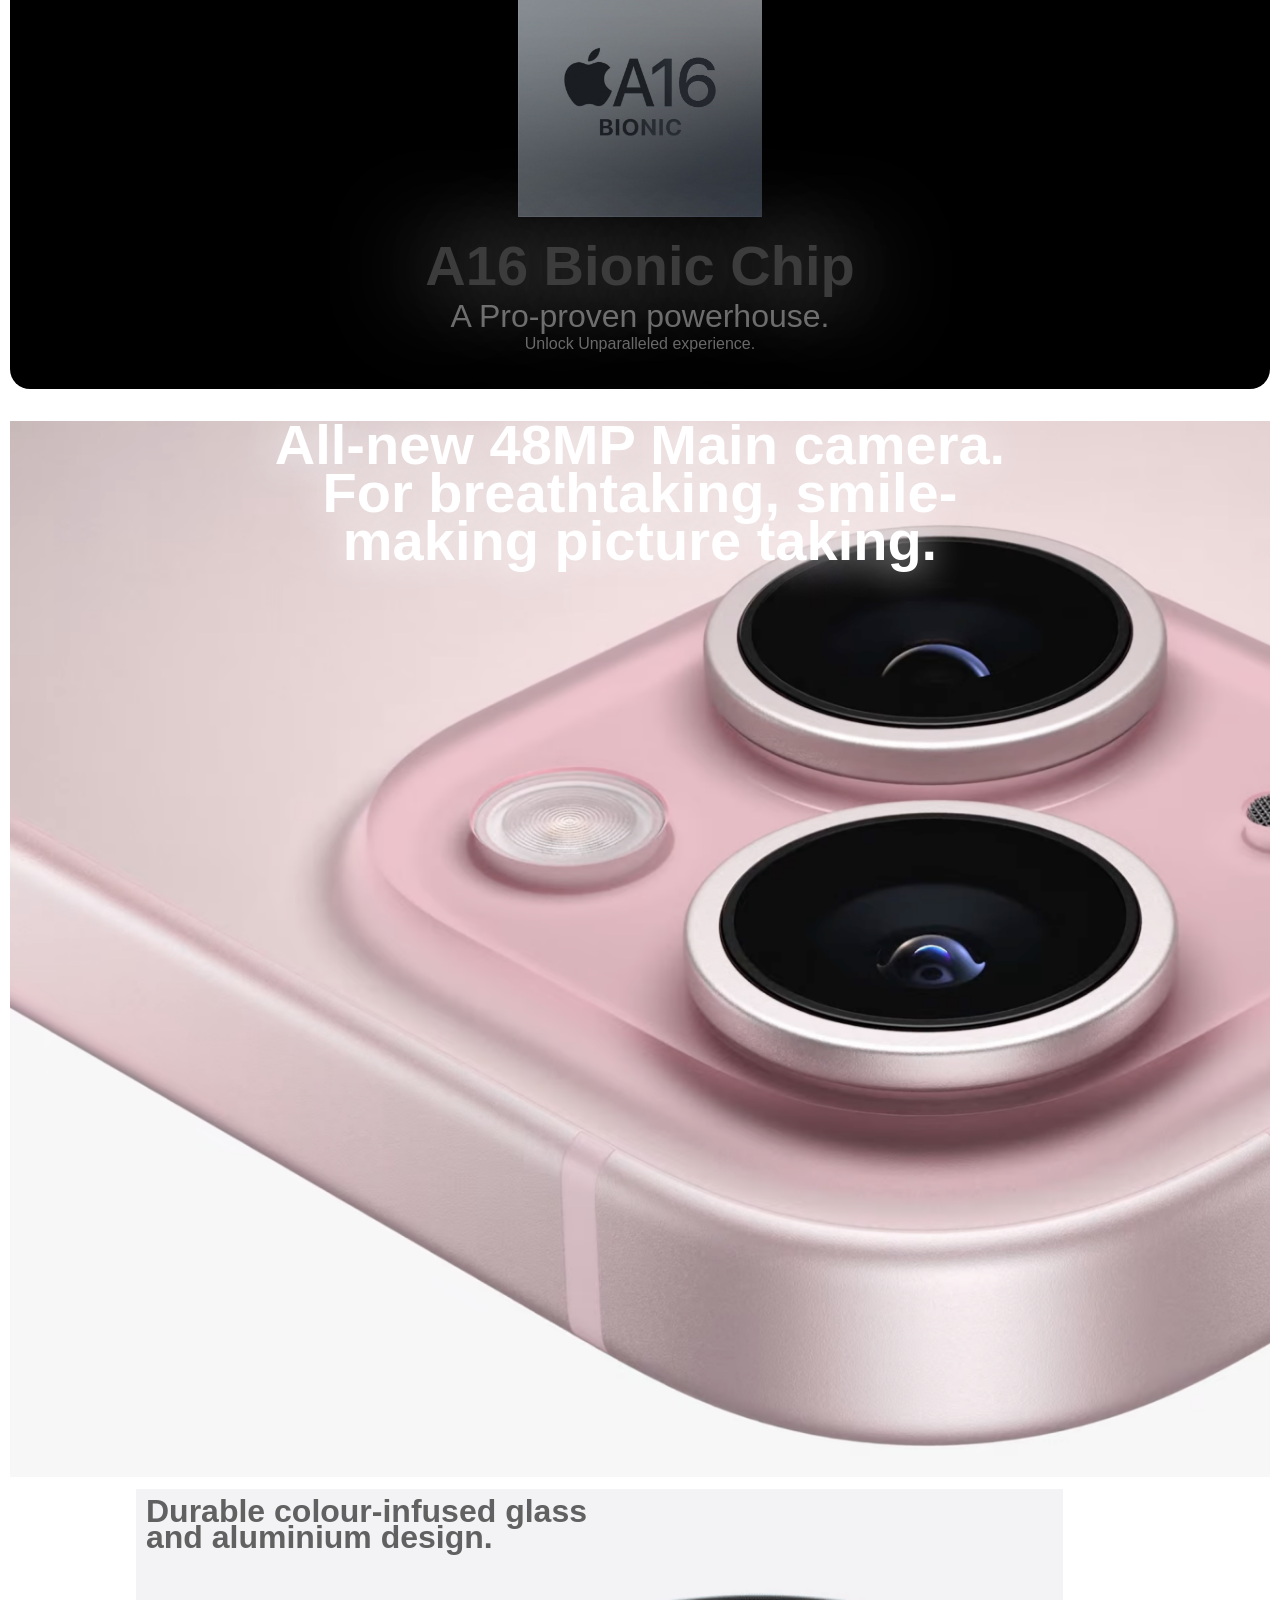
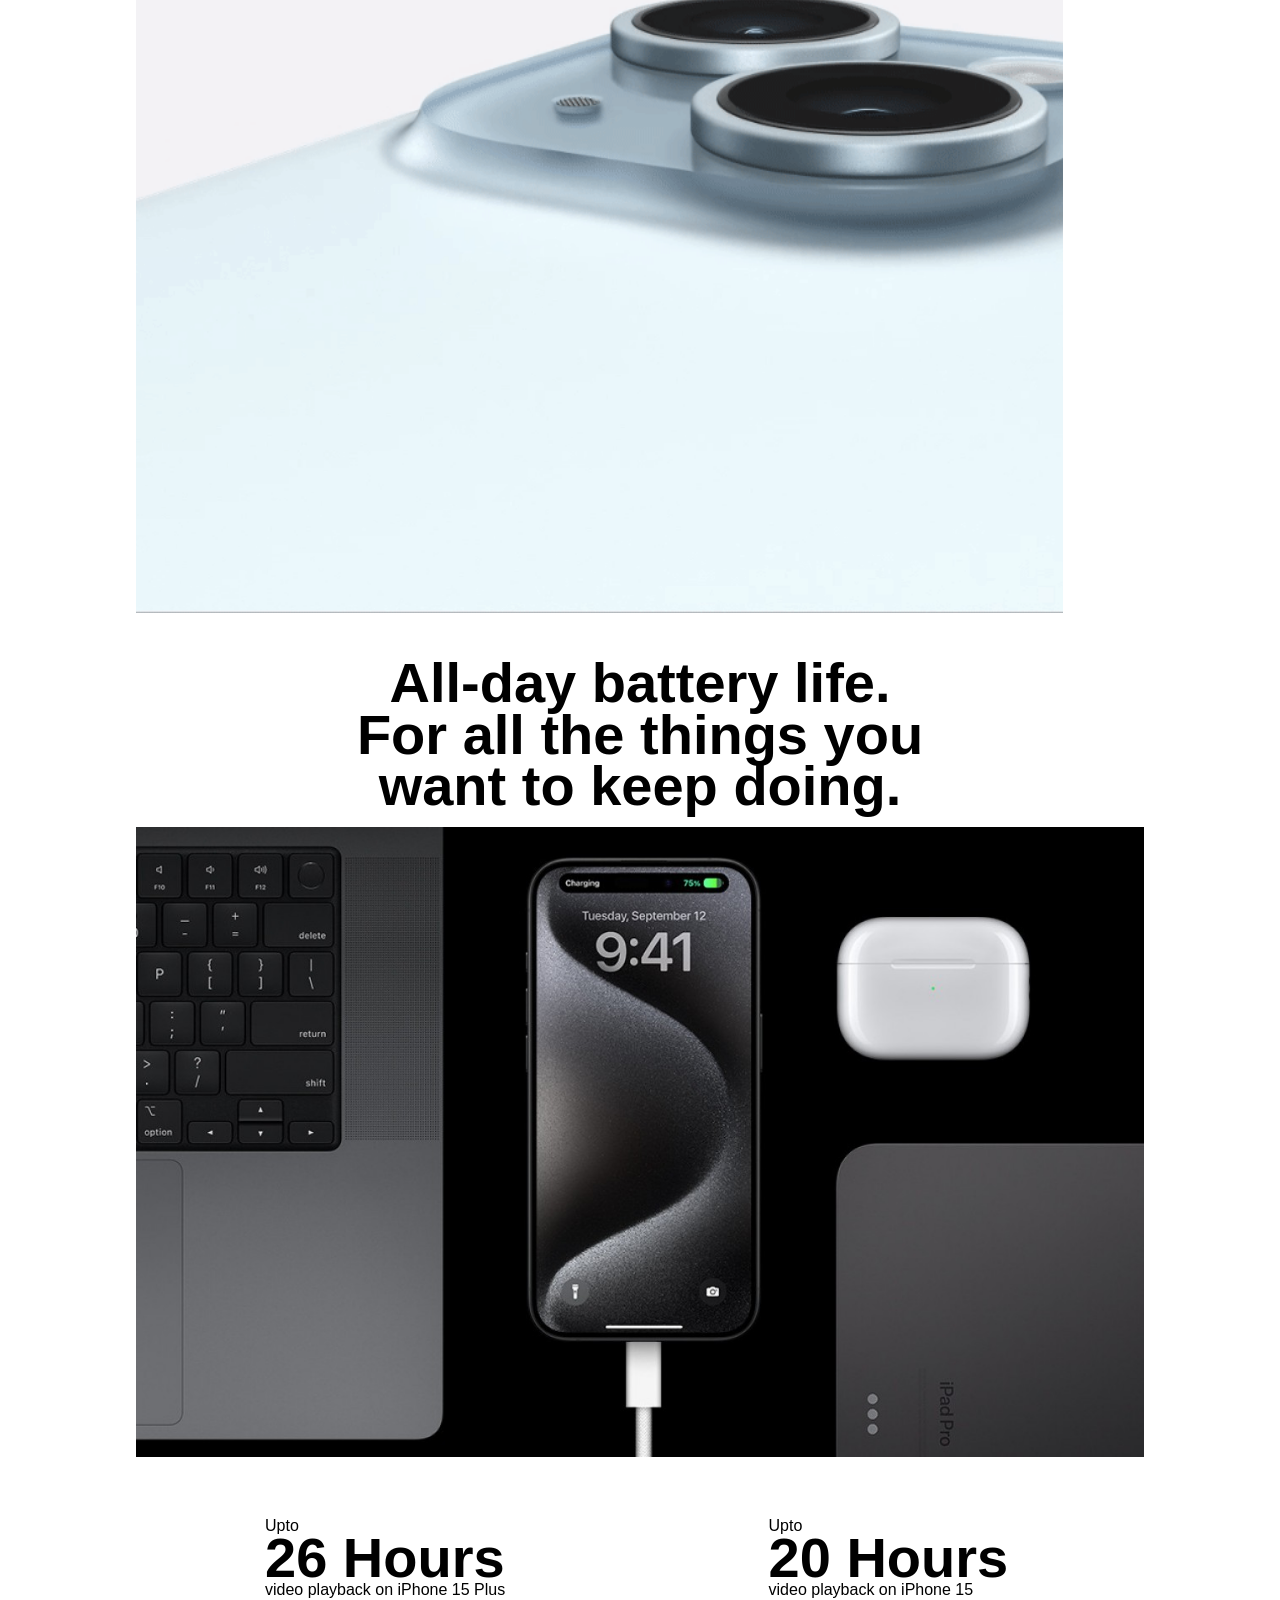
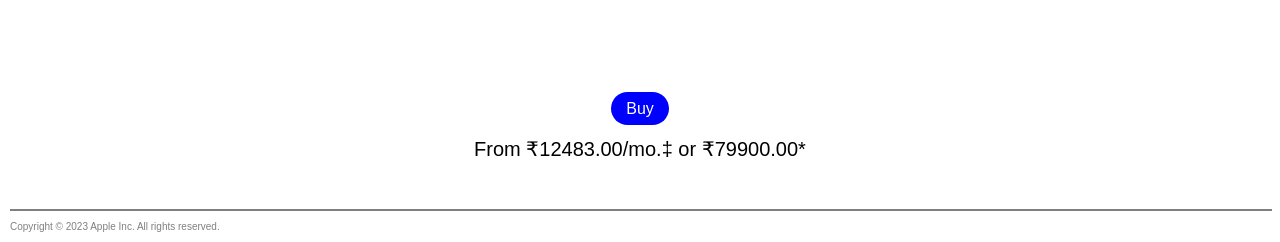
<file: iphone15.html>
<html>
<head>
<link rel="stylesheet" href="apple.css">
<style>
@media only screen and (max-widt:600px){
	body{
		width:100%;
	}
	ul{
		width:100%;
	}
	li{
		width:100%;
	}
	
}
body{
	background-color:white;	
	padding:10px;
	margin:auto;
	height:auto;
	color:black;
}
table,tr{
	width:80%;
	margin-left:auto;
}
td{
	height:100%;	
}
ul{
	background-color:white;
}
#far{
	margin:70px;
}
a.nav{
	color:black;
	background-color:rgba(200,200,200,0.3);
}
a.nav:hover{
	animation-name:phnbar;
	animation-duration:0.25s;
	background-color:rgba(238,217,212,1);
	color:rgba(60,60,60,0.8);
}
h1.main{
	margin:auto;
	height:auto;
	width:100%;
	font-family:helvetica;
	margin-top:24px;
	font-size:60px;
	text-align:center;
	background-image:url('iph15.webp');
	padding-top:200px;
	padding-bottom:200px;
	background-size:cover;
	color:rgba(60,60,60,0.7);
	background-position:fixed;
}
.titan{
	color:black;
}

</style>
</head>

<body id="iphone15">

<ul>
<li><a class="nav" href="index.html">Home</a></li>
<li><a class="nav" href="#iphone15"><nobr>iPhone 15</nobr></a></li>
<li><a class="nav" href="iphone15pro.html"><nobr>iPhone 15 Pro</nobr></a></li>
<li><a class="nav" href="compare.html">Compare</a></li>
<li><a class="nav" href="buy.html">Buy</a></li>
<li><a class="nav" href="social.html">Social</a></li>
<li><a class="nav" href="info.html">Info</a></li>
</ul>

<h1 class="main"><br><br>New camera. New design. Newphoria.<br><br></h1>

<p class="mid blurback">
<span class="titan">Get up to 6000.00 instant savings on selected iPhone models with eligible HDFC Bank cards.‡ </span="titan">
</p><br><br>

<div class="mid">
<p><span class="compbig">Dynamic island</span><br><span class="compmed">Stays on top of it all</span></p>
<img src="island15.jpg" width="100%">
</div>

<table>
<tr>
<td><div class="mid">
<p style="text-align:left;"><span class="compbig">Colour through<br>and through.</span><br><br>
<span style="color:gray;"class="compsmall">A custom dual-ion exchange process<br>for the glass and an aerospace-grade <br>aluminium enclosure help make <br>iPhone 15 incredibly durable.</span>
</p></div></td>
<td><img style="float:right;"src="material.jpg" width="80%" height="100%"></td>
</tr>
</table>

<div class="mid" style="background-color:rgba(0,0,0,1);padding:20px;border-radius:20px;">
<img src="a16.jpg"width="20%">
<p><span class="compbig" style="color:rgba(60,60,60,1);text-shadow:white 0px 0px 100px;">A16 Bionic Chip</span><br><span class="compmed"style="color:rgba(255,255,255,0.4);">A Pro-proven powerhouse.</span><br><span class="compsmall"style="color:rgba(255,255,255,0.4);">Unlock Unparalleled experience.</span></p>
</div>
<br><BR>
<div class="mid">
<p style="text-align:center;width:100%;height:120%;line-height:300%;background-size:cover;background-image:url('camera.webp');color:rgba(255,255,255,1);text-shadow:white 0px 0px 40px;"><span class="compbig">All-new 48MP Main camera.<br>
For breathtaking, smile-<br>making picture taking.</span></p>
</div>

<div style="float:right;width:90%;font-weight:bold;color:rgba(60,60,60,0.8);line-height:160%;">
<p style="background-image:url('noice.gif');background-repeat:no-repeat;background-size:cover;width:80%;height:80%;padding:10px;"><span class="compmed">Durable colour-infused glass<br>
and aluminium design.</span></p>
</div>

<div class="mid" style="clear:right;margin-top:800px;line-height:320%;">
<p><span class="compbig">All-day battery life.<br> For all the things you<br> want to keep doing.</span></p>
<img src="battery.jpg" width="80%">
<table style="margin-top:50px;line-height:200%;">
<tr>
<td><span class="compsmall">Upto<br></span><span class="compbig">26 Hours<br></span><span class="compsmall">video playback on iPhone 15 Plus</span></td>
<td><span class="compsmall">Upto<br></span><span class="compbig">20 Hours<br></span><span class="compsmall">video playback on iPhone 15</span></td>
</tr>
</table>
</div>

<div class="mid" style="line-height:250%;margin-top:100px;">
<p><a class="buy titani" href="buy.html">Buy</a><bR>
<span class="titan">From ₹12483.00/mo.‡ or ₹79900.00*</span>
</p>
</div>

<br><br>
<hr color="gray" width="100%"/>
<p class="endcredit">Copyright &copy 2023 Apple Inc. All rights reserved.</p>
</body>

</html>
</file>
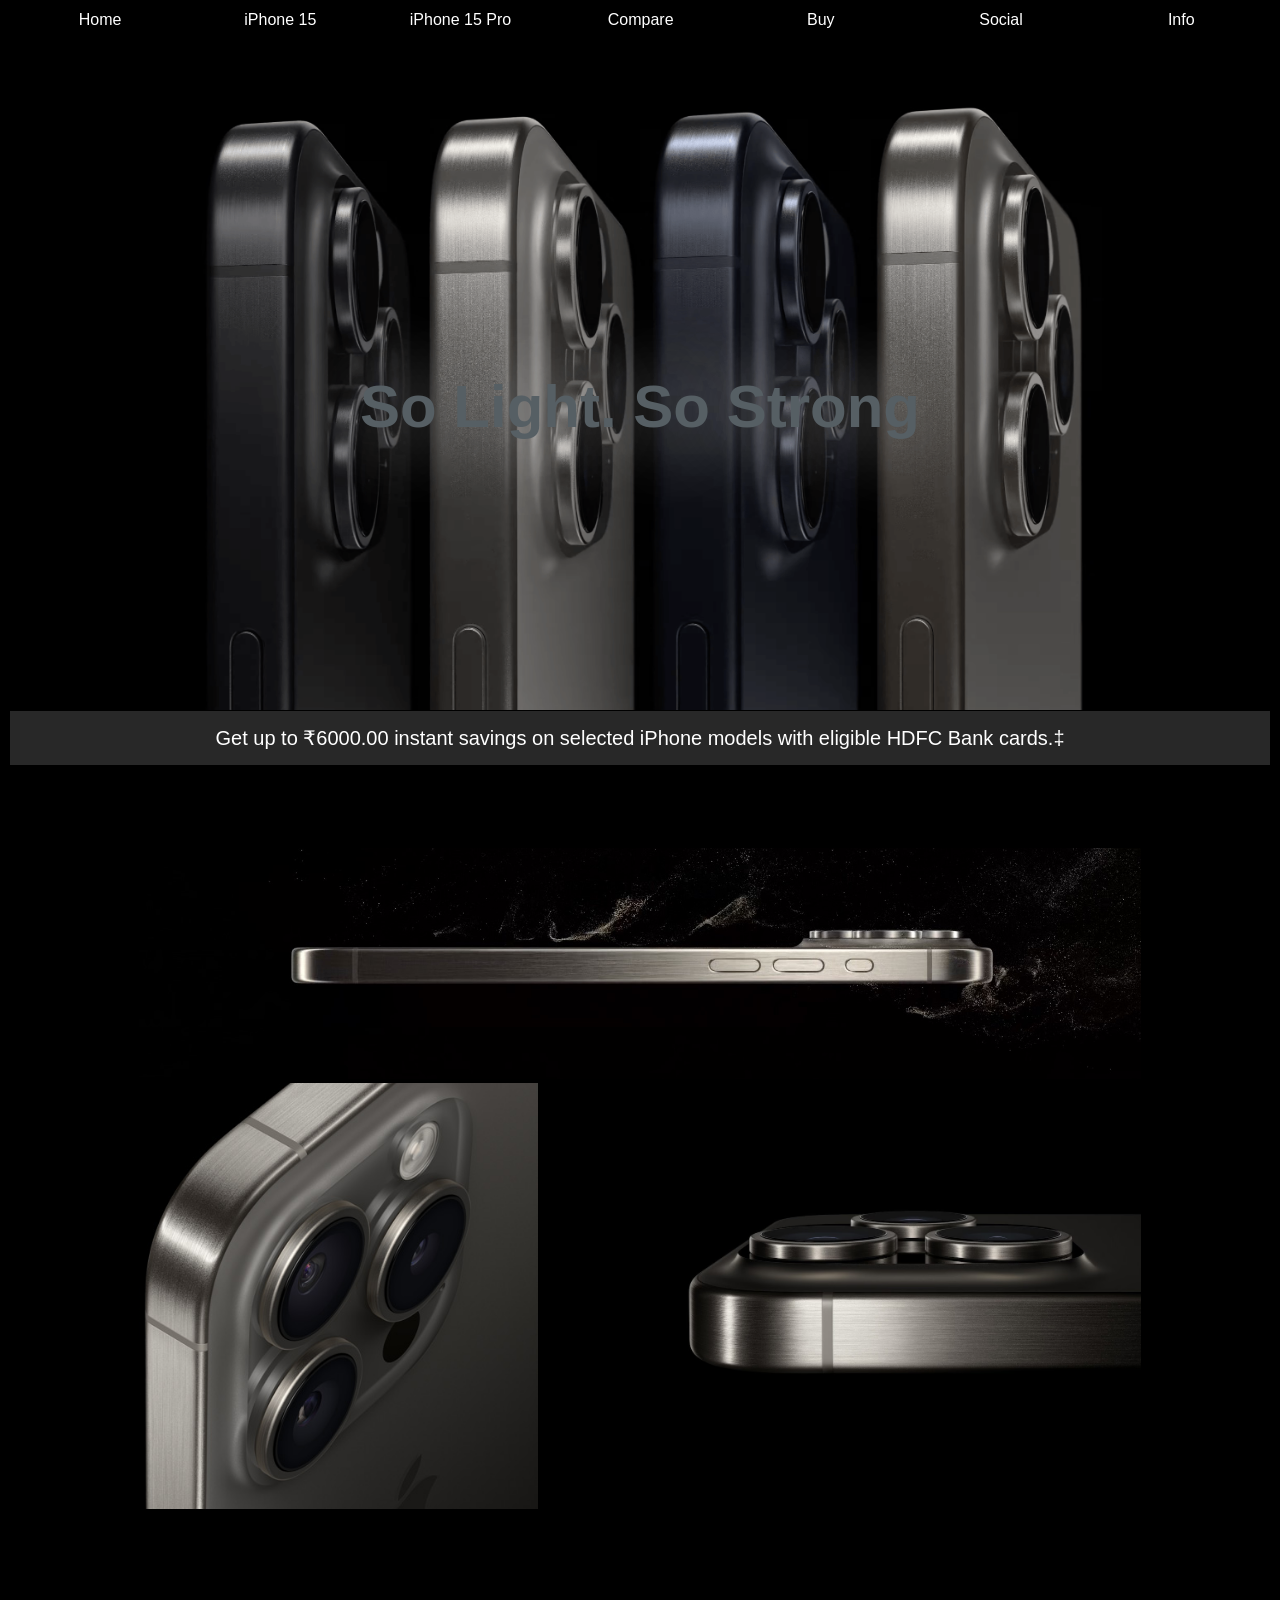
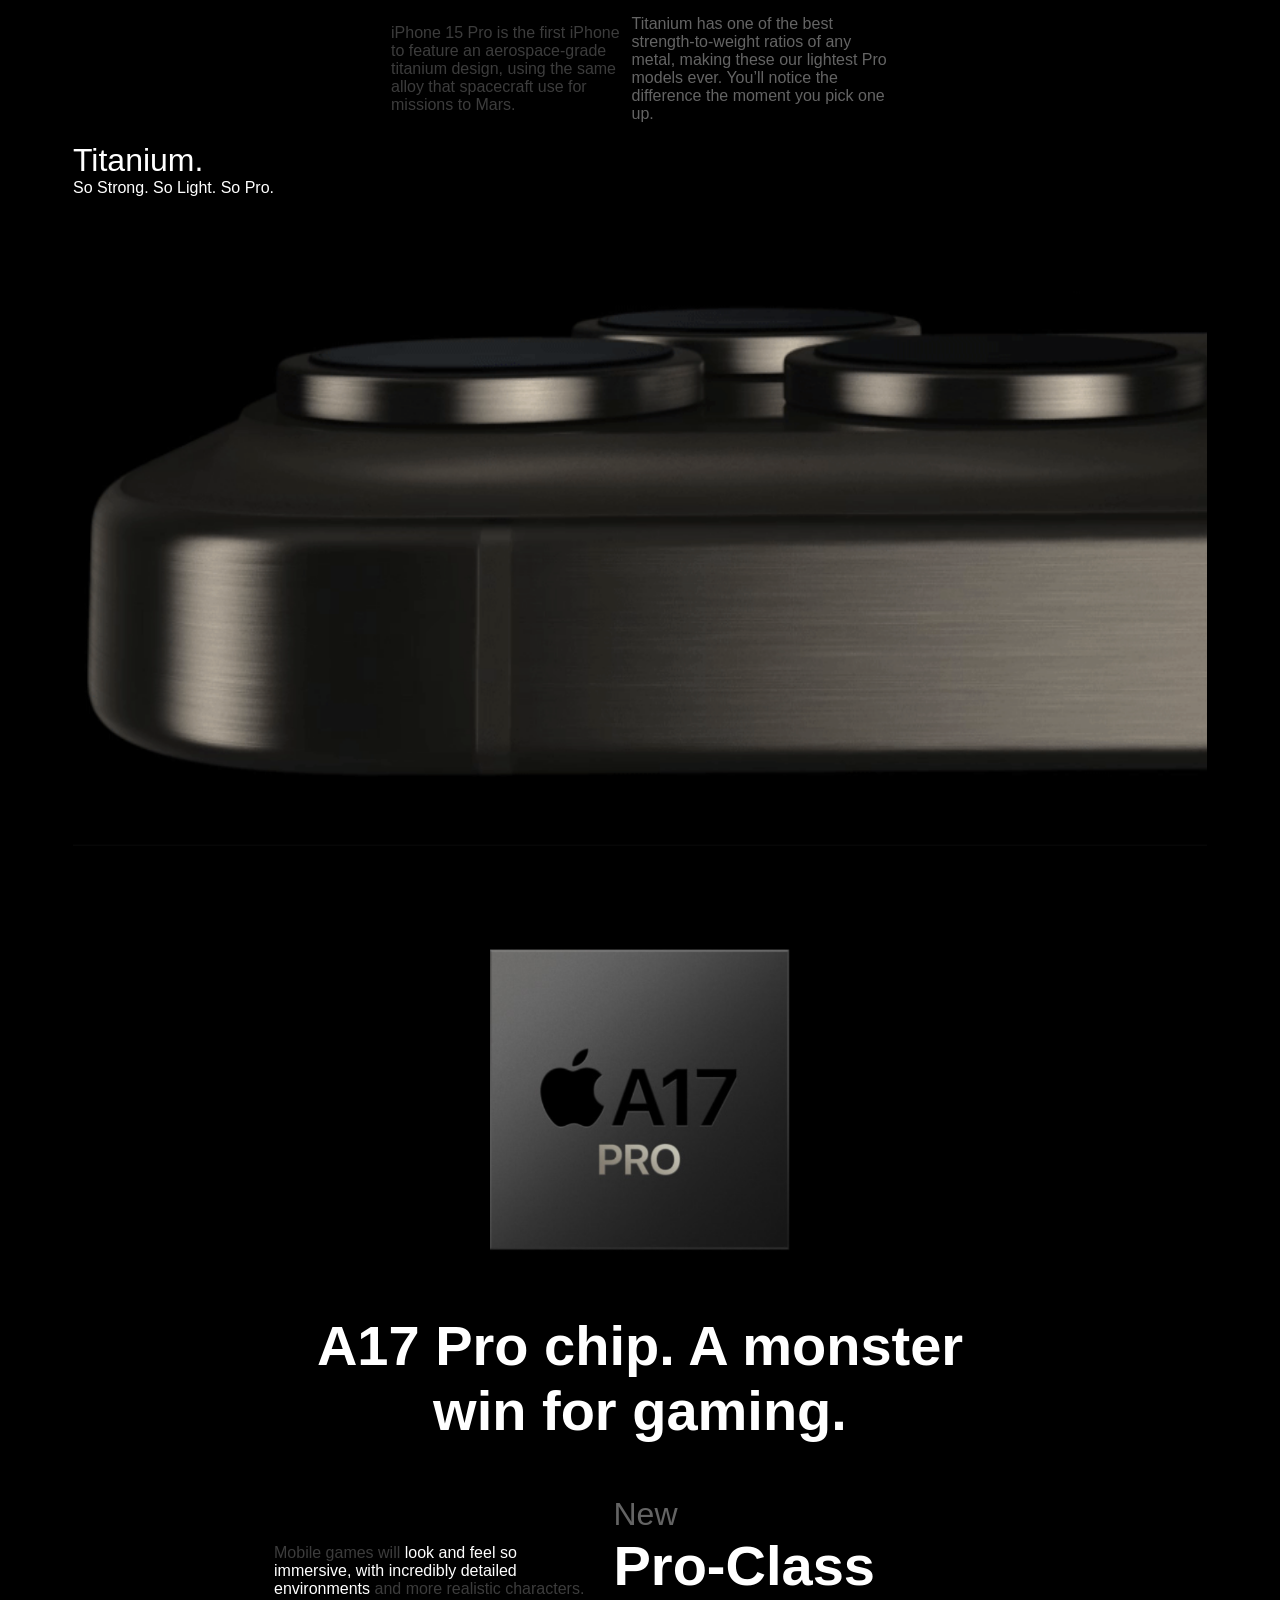
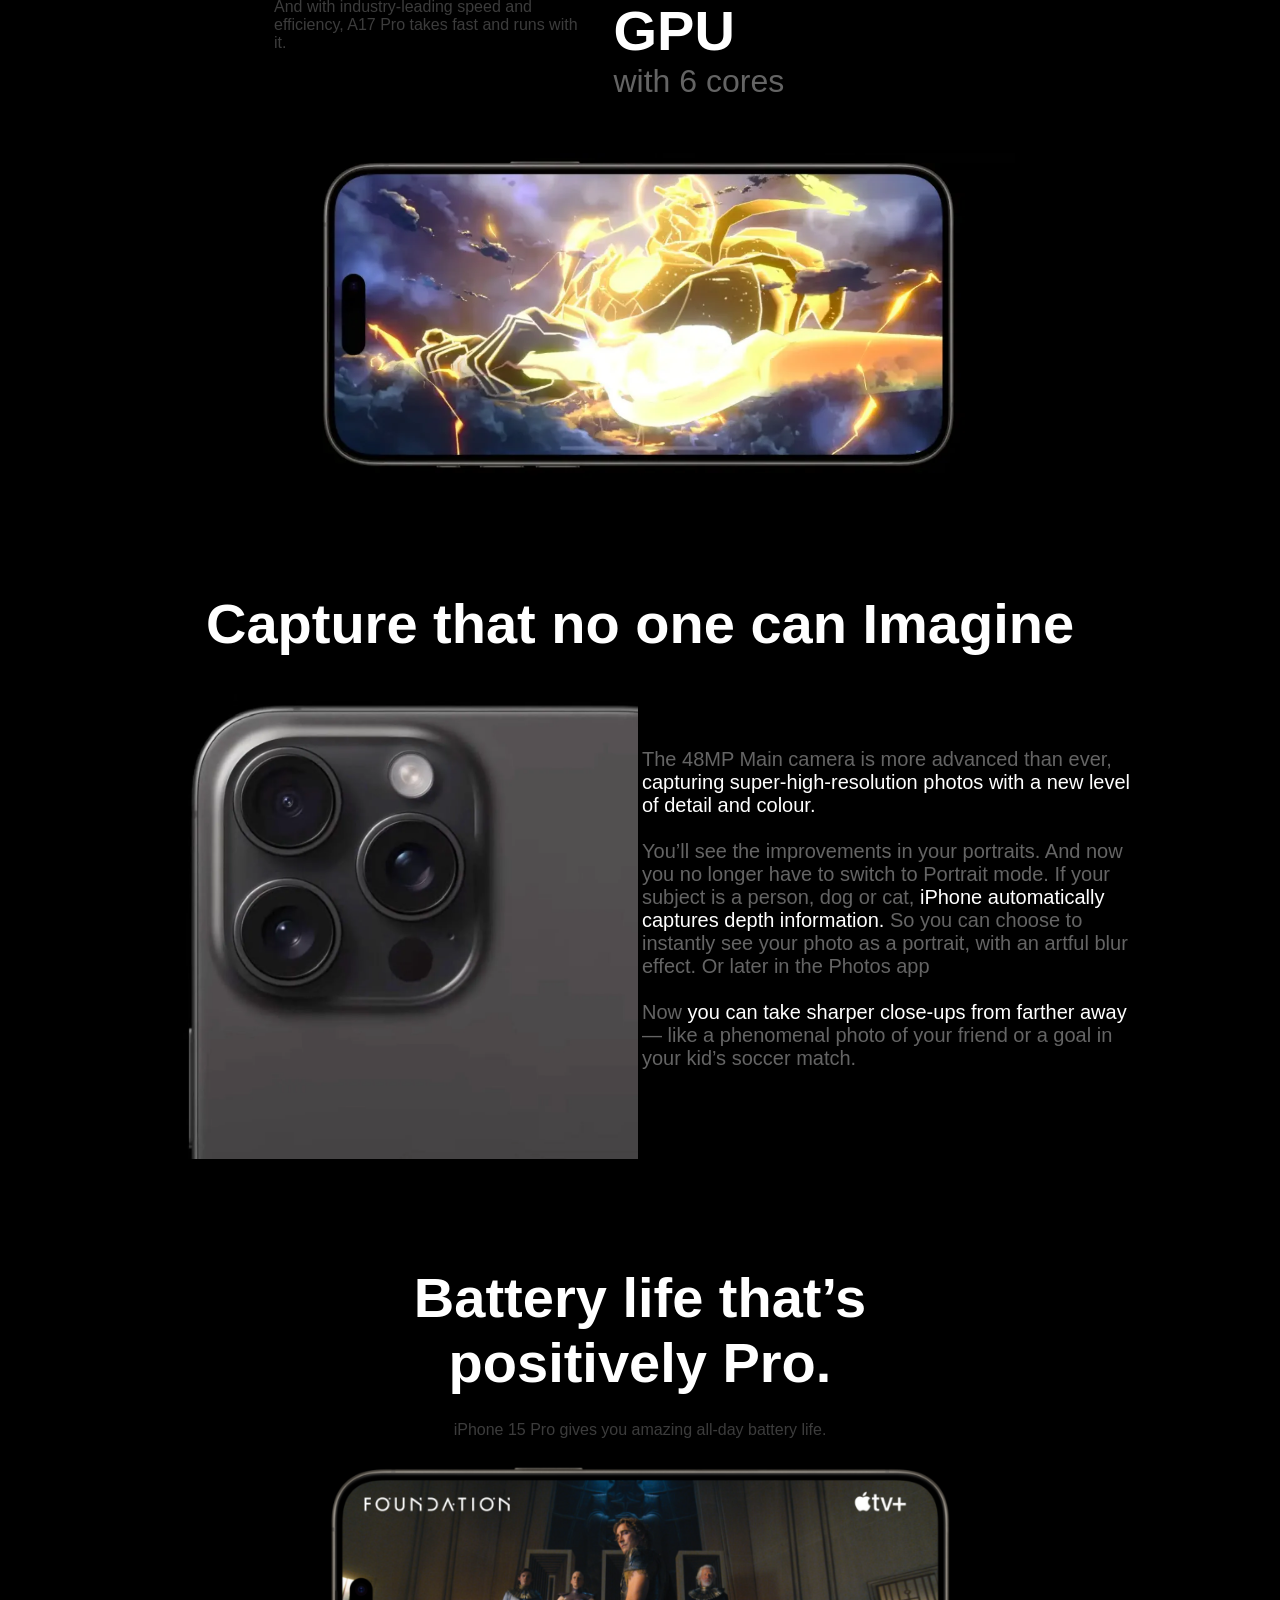
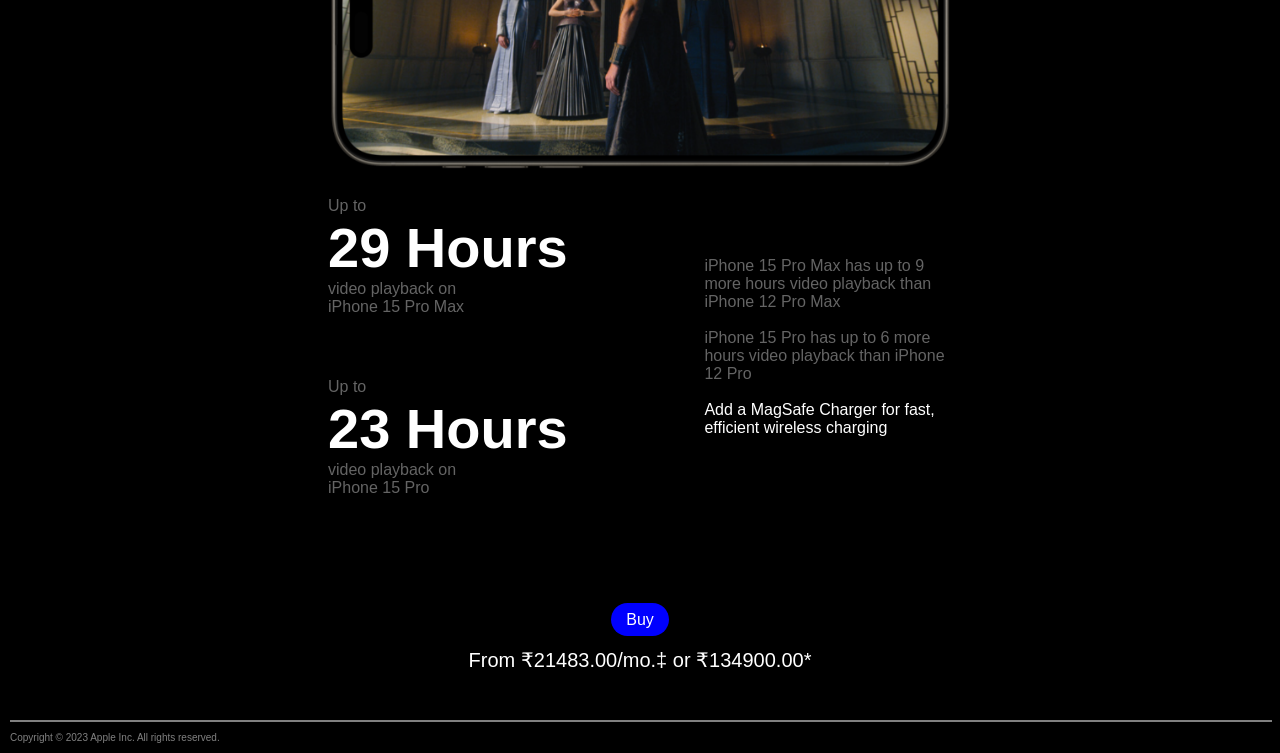
<file: iphone15pro.html>
<html>
<head>
<link rel="stylesheet" href="apple.css">
<style>
table{
	margin-top:100px;
	width:40%;
	margin-left:auto;
	margin-right:auto;
}
table.1{
	text-align:center;
}
a.nav:hover{
	animation-name:titanium;
	animation-duration:0.25s;
	background-color:rgba(76,76,78,1);
	color:white;
}
h1.pro{
	margin:auto;
	height:auto;
	width:100%;
	font-family:helvetica;
	margin-top:24px;
	font-size:60px;
	text-align:center;
	background-image:url('lineuppro.png');
	padding-top:200px;
	padding-bottom:200px;
	background-size:cover;
	color:rgba(86,95,100,1);
	text-shadow:white 0px 0px 90px;
	background-position:fixed;
}
p.titanvid{
	background-image:url('pro.gif');
	background-size:cover;
	margin-left:auto;
	margin-right:auto;
	width:90%;
	height:80%;
}
</style>
</head>
<body id="#iphone15pro">
<ul>
<li><a class="nav" href="index.html">Home</a></li>
<li><a class="nav" href="iphone15.html"><nobr>iPhone 15</nobr></a></li>
<li><a class="nav" href="#iphone15pro"><nobr>iPhone 15 Pro</nobr></a></li>
<li><a class="nav" href="compare.html">Compare</a></li>
<li><a class="nav" href="buy.html">Buy</a></li>
<li><a class="nav" href="social.html">Social</a></li>
<li><a class="nav" href="info.html">Info</a></li>
</ul>

<h1 class="pro"><br><br>So Light. So Strong<br><br></h1>

<p class="mid blurback">
<span class="titan">Get up to ₹6000.00 instant savings on selected iPhone models with eligible HDFC Bank cards.‡ </span="titan">
</p>

<table style="width:80%;">
<tr>
<td colspan="2"><img src="table1.jpeg" width="100%"></td>
</tr>
<tr>
<td style="width:50%;"><img src="table2.jpg" width="80%" height="10%"></td>
<td style="width:50%;"><img src="titanium.avif" width="100%"></td>
</tr>
</table>

<table class="1">
<tr>
<td class="compsmall"style="color:rgba(60,60,60,1)">iPhone 15 Pro is the first iPhone to feature an aerospace-grade titanium design, using the same alloy that spacecraft use for missions to Mars.</td>
<td class="compsmall" style="color:rgba(100,100,100,1)">Titanium has one of the best strength-to-weight ratios of any metal, making these our lightest Pro models ever. You’ll notice the difference the moment you pick one up.</td>
</tr>
</table>

<div>
<p class="titanvid"><span class="compmed">Titanium.</span><br><span class="compsmall">So Strong. So Light. So Pro.</span></p>

</div>

<table class="1" style="width:60%;text-align:center;">
<tr>
<td colspan="2"><img src="chip.png" width="40%"></td>
</tr>

<tr><td><br><br><br></td></tr>
<tr>
<td class="compbig" colspan="2">A17 Pro chip. A monster win for gaming.</td>
</tr>
<tr><td><br><br></td></tr>
<tr>
<td class="compsmall" style="color:rgba(60,60,60,1);width:45%;text-align:start;padding:10px;">Mobile games will <span style="color:white;">look and feel so immersive, with incredibly detailed environments</span> and more realistic characters. And with industry-leading speed and efficiency, A17 Pro takes fast and runs with it.</td>
<td class="compmed" style="color:rgba(100,100,100,1);text-align:start;padding:10px;">New<br> <span class="compbig"style="color:white;">Pro-Class GPU<br></span>with 6 cores</td>
</tr>
<tr><td><br><br></td></tr>
<tr>
<td colspan="2"><img src="chipgame.webp" width="100%"></td>
</tr>
</table>



<table style="width:80%;">
<tr>
<td colspan="2" class="compbig"><center>Capture that no one can Imagine</center></td>
</tr>
<tr>
<td style="width:50%;"><img src="campro.webp" width="100%"></td>
<td class="compsmall" style="color:rgba(100,100,100,1);width:100%;font-size:20px;">The 48MP Main camera is more advanced than ever, <span style="color:white;">capturing super-high-resolution photos with a new level of detail and colour.</span><br><br>
You’ll see the improvements in your portraits. And now you no longer have to switch to Portrait mode. If your subject is a person, dog or cat, <span style="color:white;">iPhone automatically captures depth information.</span> So you can choose to instantly see your photo as a portrait, with an artful blur effect. Or later in the Photos app<br><br>
Now <span style="color:white;">you can take sharper close-ups from farther away</span> — like a phenomenal photo of your friend or a goal in your kid’s soccer match.</td>
</tr>
</table>

<table style="width:50%;margin-left:auto;margin-right:auto;">
<tr>
<td colspan="2"class="compbig" style="text-align:center;">Battery life that’s positively Pro.</td>
</tr>
<tr><td><br></td></tr>
<tr>
<td colspan="2"class="compsmall" style="color:rgba(60,60,60,1);text-align:center;">iPhone 15 Pro gives you amazing all-day battery life.</td>
</tr>
<tr><td><br></td></tr>
<tr>
<td colspan="2"><img src="battery.png" width="100%"></td>
</tr>
<tr><td><br></td></tr>
<tr style="color:rgba(100,100,100,1);">
<td class="compsmall" style="width:60%;">Up to<br><span class="compbig" style="color:white;">29 Hours</span><br>video playback on<br>iPhone 15 Pro Max</td>
<td class="compsmall" rowspan="3">iPhone 15 Pro Max has up to 9 more hours video playback than iPhone 12 Pro Max<br><br>
iPhone 15 Pro has up to 6 more hours video playback than iPhone 12 Pro<br><br>
<span style="color:white;">Add a MagSafe Charger for fast, efficient wireless charging</span>
</td>
</tr>
<tr><td><br><br><br></td></tr>
<tr>
<td class="compsmall" style="color:rgba(100,100,100,1);">Up to<br><span class="compbig" style="color:white;">23 Hours</span><br>video playback on<br>iPhone 15 Pro</td>
</tr>
</table>

<div class="mid" style="line-height:250%;margin-top:100px;">
<p><a class="buy titani" href="buy.html">Buy</a><bR>
<span class="titan">From ₹21483.00/mo.‡ or ₹134900.00*</span>
</p>
</div>

<br><br>
<hr color="gray" width="100%"/>
<p class="endcredit">Copyright &copy 2023 Apple Inc. All rights reserved.</p>
</body>
</html>
</file>
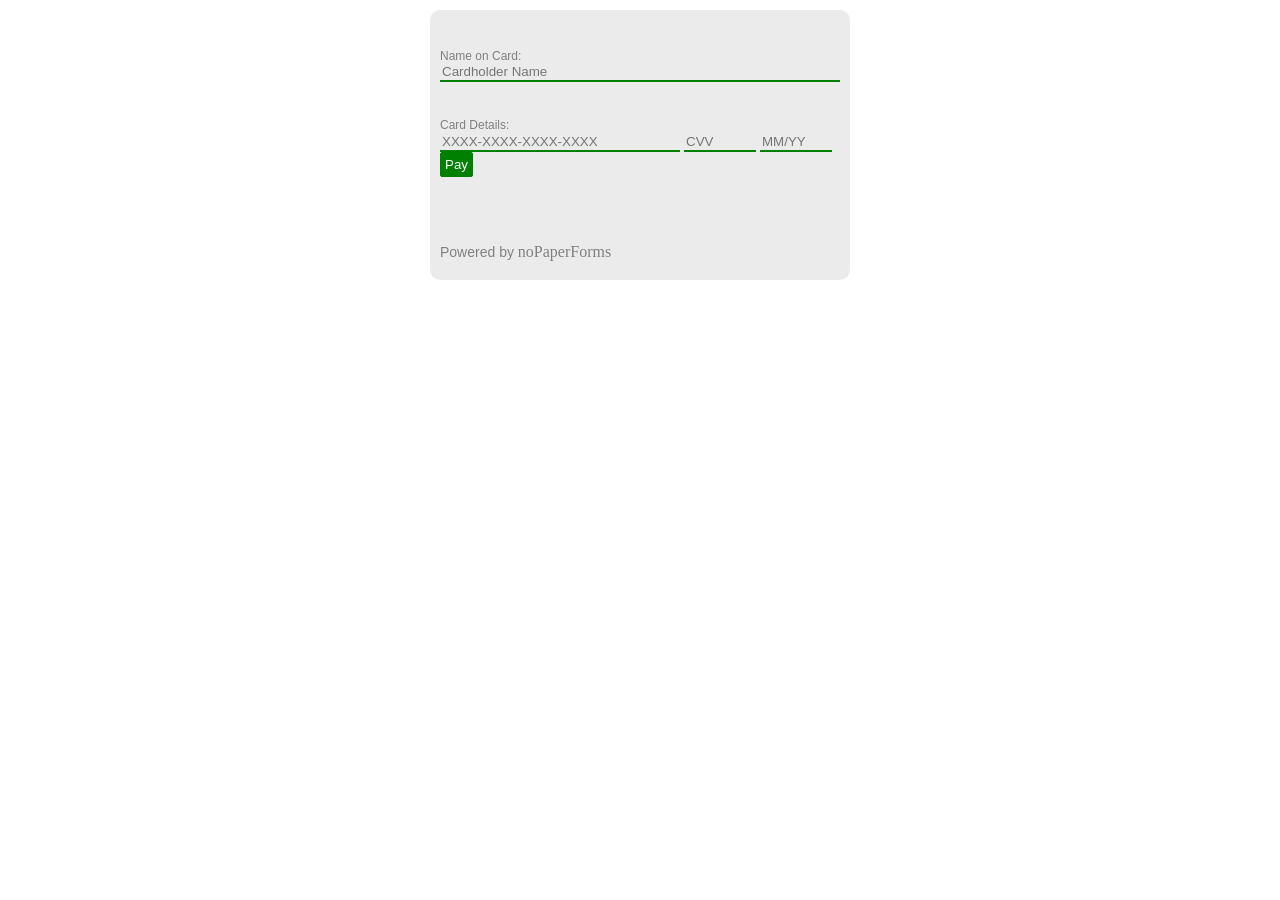
<file: payment.html>
<html>
<head>
<link rel="stylesheet" href="apple.css">
<script src="apple.js"></script>
<script>
	function bro() {
    var resultElement = localStorage.getItem("totalValue");
	document.getElementById("result").innerHTML = resultElement;
   
}
</script>
<style>
body{
	background-color:white;
	color:gray;
}
div{
	width:400px;
	border-radius:10px;
	padding-top:5px;
	padding-bottom:5px;
	margin-right:auto;
	margin-left:auto;
	background-color:rgba(60,60,60,0.1);
	padding-left:10px;
	padding-right:10px;
}
label{
	font-family:helvetica;
	font-size:12px;
}

input.idk{
	width:100%;
	background-color:transparent;
	border-bottom:2px solid green;
	border-top:0px;
	border-right:0px;
	border-left:0px;
}
input.line{

	background-color:transparent;
	border-bottom:2px solid green;
	border-top:0px;
	border-right:0px;
	border-left:0px;
}
span#npf{
	font-family:nothing you could do;
	font-size:16px;
}
p.ppr{
	font-family:helvetica;
	font-size:14px;
}
input[type=submit]{
	background-color:green;
	color:white;
	margin-right:auto;
	margin-left:auto;
	border:1px solid green;
	border-radius:2px;
	padding:4px;
}
</style>
</head>
<body onload="bro()" >
<div>
<form>
<br>
<p id="result">hi</p>
<label for="cardholder">Name on Card:</label><br>
<input class="idk" type="text" id="cardholder" placeholder="Cardholder Name" required><br><BR><BR>
<label for="number">Card Details:</label><br>
<input style="width:60%"class="line"type="text" id="number" maxlength="12" placeholder="XXXX-XXXX-XXXX-XXXX" required>
<input style="width:18%"class="line"type="text" id="cvv" maxlength="3" placeholder="CVV" required>
<input style="width:18%"class="line"type="text" id="mmyy" maxlength="4" placeholder="MM/YY" required><br>
<input type="submit" value="Pay">
</form>
<br><BR>
<p class="ppr">Powered by <span id="npf">noPaperForms</span></p>
</div>
</body>
</html>
</file>
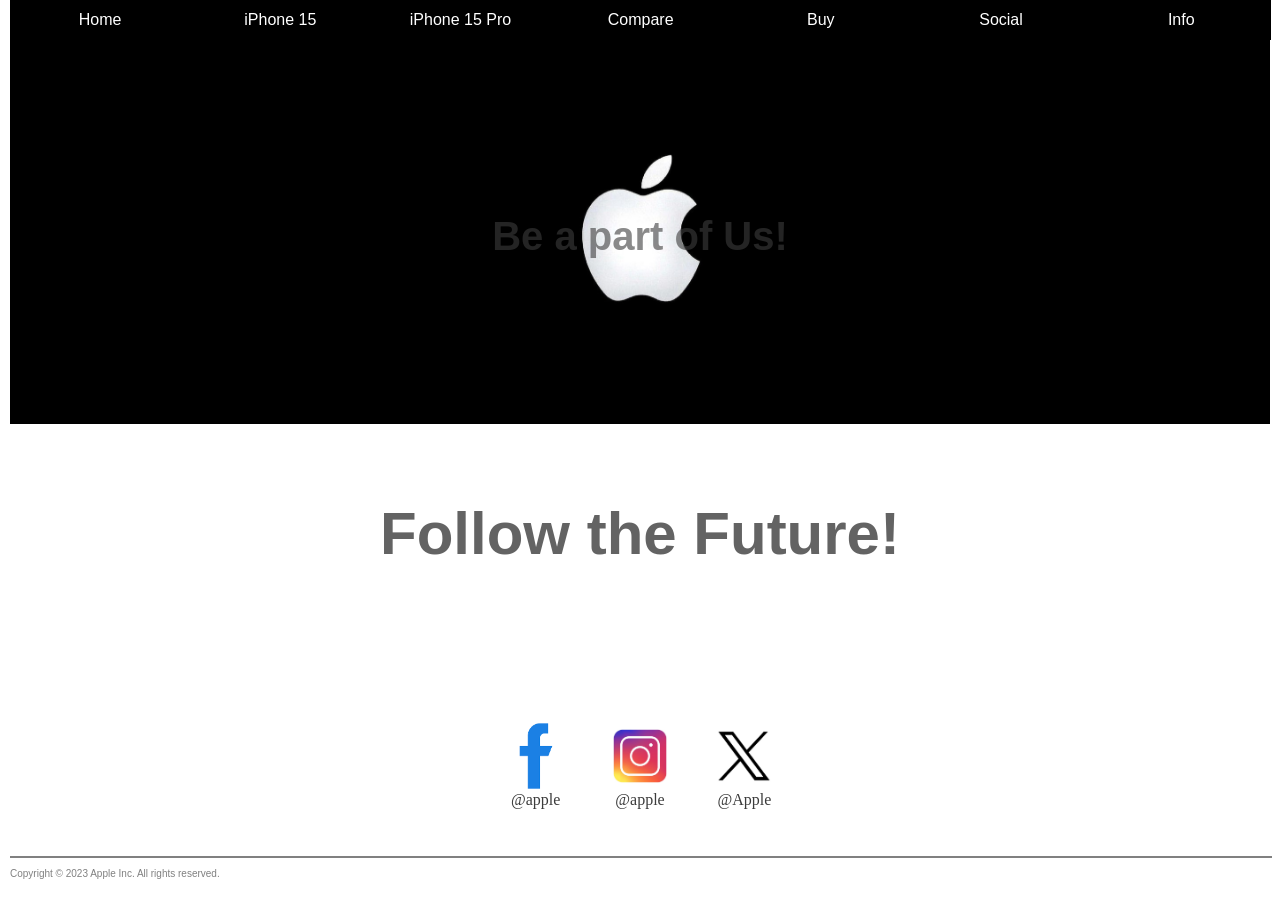
<file: social.html>
<html>
<head>
<link rel="stylesheet" href="apple.css">
<title>Apple(ICT) | Follow Us</title>
<script src="apple.js"></script>
<style>
body{
	background-color:transparent;
	padding:10px;
	margin:auto;
	height:auto;
	color:black;
}
ul{
	background-color:white;
}
a.nav:hover{
	color:black;
	animation-name:socbar;
	animation-duration:0.25s;
	animation-fill-mode:forwards;
}
table{
	text-align:center;
	width:25%;
	margin-left:auto;
	margin-right:auto;
}
h1.heading{
	margin:auto;
	height:auto;
	margin-bottom:200px;
	width:100%;
	font-family:helvetica;
	margin-top:24px;
	font-size:144px;
	text-align:center;
	background-color:black;
	padding-top:120px;
	padding-bottom:120px;
	color:white;
	background-position:fixed;
}
#flwus{
	margin-top:-410px;
	text-align:center;
	margin-bottom:240px;
	font-size:40px;
	color:rgba(60,60,60,0.6);
	font-family:helvetica;
	font-weight:bold;
	
}
#heading2{
	margin:auto;
	height:auto;
	color:rgba(60,60,60,0.8);
	font-weight:bold;
	margin-bottom:150px;
	text-align:center;
	width:100%;
	font-family:helvetica;
	font-size:60px;
	background-color:transparent;
}
a.social{
	text-decoration:none;
	color:rgba(60,60,60,1);
}

</style>
</head>
<body id="social">
<ul>
<li><a class="nav" href="index.html">Home</a></li>
<li><a class="nav" href="iphone15.html"><nobr>iPhone 15</nobr></a></li>
<li><a class="nav" href="iphone15pro.html"><nobr>iPhone 15 Pro</nobr></a></li>
<li><a class="nav" href="compare.html">Compare</a></li>
<li><a class="nav" href="buy.html">Buy</a></li>
<li><a class="nav" href="#social">Social</a></li>
<li><a class="nav" href="info.html">Info</a></li>
</ul>

<h1 class="heading"><img id ="logo"src="logo.jpg" width="130px" height="150px"></h1>
<p id="flwus">Be a part of Us!</p>
<p id="heading2">Follow the Future!</p>
<table>
<tr>
<td>
<a class="social"href="https://www.facebook.com/apple/"><img src="fb.png" width="70px" height="70px"><br>@apple</a>
</td>
<td>
<a class="social" href="https://www.instagram.com/apple/?hl=en"><img src="ig.avif" width="70px" height="70px"><br>@apple</a>
</td>
<td>
<a class="social" href="https://twitter.com/apple?lang=en"><img src="x.avif" width="70px" height="70px"><br>@Apple</a>
</td>
</tr>

</table>
</body>
<br><br>
<hr color="gray" width="100%"/>
<p class="endcredit">Copyright &copy 2023 Apple Inc. All rights reserved.</p>
</html>
</file>
<file: apple.css>
body{
	background-color:black;
	color:white;
	padding:10px;
	margin:auto;
	height:auto;
}
.blurback{
	background-color:rgba(200,200,200,0.2);
	padding-top:15px;
	padding-bottom:15px;
	margin-top:1px;
}
.fut{
	font-family:helvetica;
	font-size:60px;
}
span.shop{
	display:block;
	text-align:center;
	margin-top:-30px;
	font-size:26px;
	font-family:helvetica;
}
table#compare{
	margin-top:80px;
	margin-left:auto;
	margin-right:auto;
	text-align:center;
	font-size:20px;
	width:70%;
	font-family:helvetica;
}
.compbig{
	font-family:helvetica;
	font-weight:bold;
	font-size:56px;
}
.compmed{
	font-family:helvetica;
	font-size:32px;
}
.compsmall{
	font-family:helvetica;
	font-size:16px;
}
.point{
	text-align:left;
	float:left;
	font-size:28px;
	color:rgba(255,122,103,1);
}
h1.head1{
	margin:auto;
	height:auto;
	font-family:helvetica;
	margin-top:24px;
	font-size:60px;
	text-align:center;
	background-image:url('iph1.jpeg');
	padding-top:200px;
	padding-bottom:200px;
	background-size:cover;
	color:rgba(60,60,62,0.9);
	text-shadow:pink 0 10px 15px;
	background-position:fixed;
}
.mid{
	text-align:center;
	margin-bottom:-20px;
}
p.p1{
	margin:auto;
	height:auto;

	font-size:55px;
	text-align:center;
	margin-top:50px;
	margin-bottom:60px;
	font-family:helvetica;
}
span.design:hover{
	color:rgba(200,200,200,1);
	text-shadow:pink 0 6px 8px;
	animation-name:future;
	animation-duration:1.4s;
}
p#iph{
	font-family:helvetica;
	font-size:15px;
}
div.first{

	background-color:rgba(60,60,60,0.3);
	border-radius:15px;
	padding:5px;
	margin-top:50px;
	margin-bottom:20px;
}
p#desc{
	
	font-family:helvetica;
	font-size:16px;
}
a.buy{
	text-decoration:none;
	font-family:helvetica;
}
a.buy:link{
	color:pink;
	background-color:rgba(60,60,60,0.3);
	padding:6px;
	border-radius:3px;
}
a.buy:hover{
	color:white;
	background-color:rgba(60,60,60,0.8);
	padding:8px;
	border-radius:5px;
}
a.buy:visited{
	color:white;
}
a.buy:active{
	color:red;
}
p.titanium{
	color:rgb(135,134,129);
	font-family:helvetica;
	font-size:65px;
	text-align:center;
	text-shadow:rgba(135,134,129,1) 8px 4px 14px;
}
.titan{
	font-family:helvetica;
	color:white;
	font-size:20px;
	text-shadow:none;
}
a.titani:link{
	color:white;
	background-color:blue;
	border-radius:20px;
	padding:8px 15px 8px 15px;
}
a.titani:hover{
	color:white;
	background-color:rgba(0,0,255,0.8);
}
a.titani:visited{
	color:white;
}
div.idk{
	margin-top:30px;
	margin-bottom:120px;
}
.les{
	color:rgb(135,134,129);
	font-family:helvetica;
	font-size:20px;
	text-align:center;
	margin-bottom:-70px;
}
p.des{
	font-family:helvetica;
	font-size:50px;
}
p#diff{
	font-size:70px;
	color:white;
	font-family:helvetica;
	text-align:center;

}
p#diff1{
	font-size:40px;
	color:gray;
	font-family:inconsolata;
	text-align:center;
	margin-top:-60px;
}
img.bruh{
	margin-top:-50px;
	width:100%;
	height:auto;
	margin:auto;
}
ul{
	list-style-type:none;
	overflow:hidden;
	width:98.55%;
	margin:0;
	margin-top:-10px;
	padding:0px;
	text-align:center;
	position:fixed;
	background-color:black;
	margin-right:auto;
	margin-left:auto;
}
li{
	width:14.285%;
	float:left;
}

a.nav{
	display:block;
	padding:6%;
	text-decoration:none;
	color:white;
	font-family:helvetica;
	font-size:16px;
	background-color:black;	
}
a.nav:hover{
	background-color:rgba(255,122,103,1);
	animation-name:navbar;
	animation-duration:0.25s;
}
.endcredit{
	font-size:10px;
	font-family:helvetica;
	color:gray;
}
@keyframes navbar{
	0%{
		background-color:rgba(255,122,103,0.1);
		text-shadow:white 0px 0px 10px;
	}
	10%{
		background-color:rgba(255,122,103,0.2);
		text-shadow:white 0px 0px 10px;
	}
	20%{
		background-color:rgba(255,122,103,0.3);
		text-shadow:white 0px 0px 10px;
	}
	30%{
		background-color:rgba(255,122,103,0.4);
		text-shadow:white 0px 0px 10px;
	}
	40%{
		background-color:rgba(255,122,103,0.5);
	}
	50%{
		background-color:rgba(255,122,103,0.6);
	}
	60%{
		background-color:rgba(255,122,103,0.7);
	}
	70%{
		background-color:rgba(255,122,103,0.8);
	}
	80%{
		background-color:rgba(255,122,103,0.9);
	}
	100%{
		background-color:rgba(255,122,103,1);
		text-shadow:white 0px 0px 10px;
	}
}
@keyframes socbar{
	0%{
		background-color:rgba(0,0,0,1);
		text-shadow:white 0px 0px 10px;
	}
	10%{
		background-color:rgba(0,0,0,0.9);
		text-shadow:white 0px 0px 10px;
	}
	20%{
		background-color:rgba(0,0,0,0.8);
		text-shadow:white 0px 0px 10px;
	}
	30%{
		background-color:rgba(0,0,0,0.7);
		text-shadow:white 0px 0px 10px;
	}
	40%{
		background-color:rgba(0,0,0,0.6);
	}
	50%{
		background-color:rgba(0,0,0,0.5);
	}
	60%{
		background-color:rgba(0,0,0,0.4);
	}
	70%{
		background-color:rgba(0,0,0,0.3);
	}
	80%{
		background-color:rgba(0,0,0,0.2);
	}
	100%{
		background-color:rgba(0,0,0,0.1);
		text-shadow:white 0px 0px 10px;
	}
}
@keyframes phnbar{
	0%{
		background-color:rgba(238,217,212,0.1);
		text-shadow:white 0px 0px 10px;
	}
	10%{
		background-color:rgba(238,217,212,0.2);
		text-shadow:white 0px 0px 10px;
	}
	20%{
		background-color:rgba(238,217,212,0.3);
		text-shadow:white 0px 0px 10px;
	}
	30%{
		background-color:rgba(238,217,212,0.4);
		text-shadow:white 0px 0px 10px;
	}
	40%{
		background-color:rgba(238,217,212,0.5);
	}
	50%{
		background-color:rgba(238,217,212,0.6);
	}
	60%{
		background-color:rgba(238,217,212,0.7);
	}
	70%{
		background-color:rgba(238,217,212,0.8);
	}
	80%{
		background-color:rgba(238,217,212,0.9);
	}
	100%{
		background-color:rgba(238,217,212,1);
		text-shadow:white 0px 0px 10px;
	}
}
@keyframes titanium{
	0%{
		background-color:rgba(76,76,78,0.1);
		text-shadow:white 0px 0px 10px;
	}
	10%{
		background-color:rgba(76,76,78,0.2);
		text-shadow:white 0px 0px 10px;
	}
	20%{
		background-color:rgba(76,76,78,0.3);
		text-shadow:white 0px 0px 10px;
	}
	30%{
		background-color:rgba(76,76,78,0.4);
		text-shadow:white 0px 0px 10px;
	}
	40%{
		background-color:rgba(76,76,78,0.5);
	}
	50%{
		background-color:rgba(76,76,78,0.6);
	}
	60%{
		background-color:rgba(76,76,78,0.7);
	}
	70%{
		background-color:rgba(76,76,78,0.8);
	}
	80%{
		background-color:rgba(76,76,78,0.9);
	}
	100%{
		background-color:rgba(76,76,78,1);
		text-shadow:white 0px 0px 10px;
	}
}
@keyframes future{
	0%{
		color:rgba(200,200,200,0.1);
		text-shadow:white 0px 0px 0px;
	}
	10%{
		color:rgba(200,200,200,0.2);
		text-shadow:white 0px 0px 0px;
	}
	20%{
		color:rgba(200,200,200,0.3);
		text-shadow:white 3px 0px 0px;
	}
	30%{
		color:rgba(200,200,200,0.4);
		text-shadow:pink 4px 2px 0px;
	}
	40%{
		color:rgba(200,200,200,0.5);
		text-shadow:pink 3px 3px -1px;
	}
	50%{
		color:rgba(200,200,200,0.6);
		text-shadow:pink 2px 4px -3px;
	}
	60%{
		color:rgba(200,200,200,0.7);
		text-shadow:pink 1px 5px 4px;
	}
	70%{
		color:rgba(200,200,200,0.8);
		text-shadow:pink 1px 6px 6px;
	}
	80%{
		color:rgba(200,200,200,0.9);
		text-shadow:pink 0px 6px 7px;
	}
	90%{
		color:rgba(200,200,200,0.9);
		text-shadow:pink 0px 6px 8px;
	}
	100%{
		color:rgba(200,200,200,1);
		text-shadow:pink 0px 6px 9px;
	}
}
@keyframes transit{
	0%{
		color:rgba(255,122,103,0.7);
		text-shadow:white 0px 0px 0px;
	}
	10%{
		color:rgba(255,122,103,0.7);
		text-shadow:white 0px 0px 1px;
	}
	20%{
		color:rgba(255,122,103,0.8);
		text-shadow:white 0px 0px 2px;
	}
	30%{
		color:rgba(255,122,103,0.8);
		text-shadow:white 0px 0px 3px;
	}
	40%{
		color:rgba(255,122,103,0.9);
		text-shadow:white 0px 0px 5px;
	}
	50%{
		color:rgba(255,122,103,1);
		text-shadow:white 0px 0px 6px;
	}
	60%{
		color:rgba(255,122,103,0.9);
		text-shadow:white 0px 0px 5px;
	}
	70%{
		color:rgba(255,122,103,0.9);
		text-shadow:white 1px 0px 4px;
	}
	80%{
		color:rgba(255,122,103,0.8);
		text-shadow:white 0px 0px 3px;
	}
	90%{
		color:rgba(255,122,103,0.8);
		text-shadow:white 0px 0px 2px;
	}
	95%{
		color:rgba(255,122,103,0.75);
		text-shadow:white 0px 0px 1px;
	}
	100%{
		color:rgba(255,122,103,0.7);
		text-shadow:white 0px 0px 0px;
	}
}
img.ak{
	float:right;
	margin-right:-10px;
	width:35%;
}
@media only screen and (min width:2100px){
	p.des{
		font-size:76px;
	}
}
@media only screen and (min-width:1600px){
	ul{
		width:99%;
	}
	h1.head1{
		padding:350px;
		font-size:96px;
	}
	a.nav{
		font-size:28px;
		width:110%;
	}
	p.des{
		font-size:64px;
		margin-bottom:120px;
	}
	div.idk{
		margin-top:50px;
	}
	p.mid {
		margin-bottom:160px;
	}
	a.buy{
		font-size:28px;
	}
}
@media only screen and (max-width:1200px){

	
	p.des{
		font-size:40px;
	}
}
@media only screen and (max-width:1000px) {
	body{
		width:98%;
	}
	h1.head1{
		padding:165px 15px 165px 15px;
		margin-top:0px;	
	}
    a.nav {
		font-size:15px;
		overflow:hidden;
	}
	p.p1{
		font-size:36px;
	}
	p.des{
		font-size:40px;
		margin-bottom:80px;
	}
	.fut{
		font-size:40px;
	}
}
@media only screen and (max-width:800px){

	h1.head1{
		padding:125px 18px 125px 18px;
		font-size:38px;
	}
	p.p1{
		font-size:24px;
	}
	span.design{
		font-size:24px;
	}
	img.ak{
		margin-right:-10px;
		width:100%;
	}
	p.des{
		font-size:26px;
	}
	span.titan{
		font-size:12px;
	}
}
@media only screen and (max-width:560px){
	h1.head1{
		padding:95px 15px 95px 15px;
		font-size:34px;
	}
	p.des{
		font-size:20px;
		margin-bottom:26px;
	}
	#end{
		font-size:30px;
	}
}
@media only screen and (max-width:320px){
	a.nav{
		width:110%;
		font-size:21px;
		padding:10px 2px 10px 2px;
	}
	h1.head1{
		font-size:68px;
		padding:200px 10px 200px 10px;
	}
}
</file>
